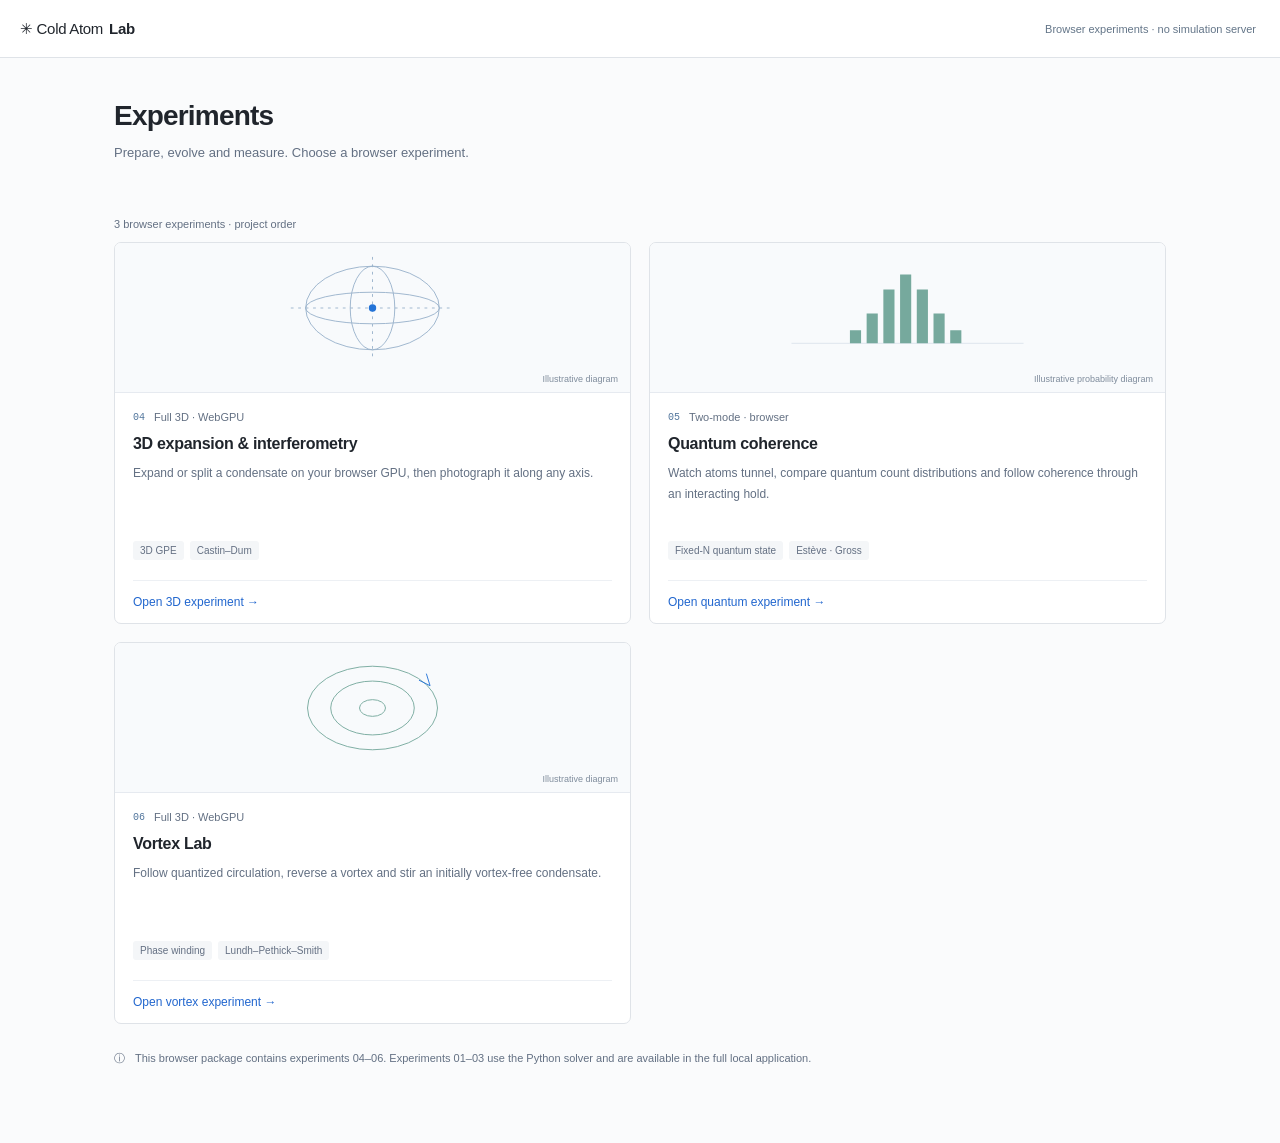
<file: coldatomlab/web/browser-home.html>
<!doctype html>
<html lang="en">
  <head>
    <meta charset="utf-8"><meta name="viewport" content="width=device-width,initial-scale=1">
    <title>Experiments · Cold Atom Lab</title>
    <link rel="stylesheet" href="style.css"><link rel="stylesheet" href="dashboard.css">
    <script src="quantum-host.js" defer></script><script src="vortex-host.js" defer></script>
    <style>
      .weblab.browser-home main {margin:58px auto 0;max-width:1100px;padding:40px 24px}
      .browser-home .app-header {justify-content:space-between}
      .browser-home .app-header small {color:#637588;font-size:11px}
      .browser-home .experiment-cards {grid-template-columns:repeat(2,minmax(0,1fr))}
      .browser-home .experiment-card {display:block}
      .browser-home .card-diagram {display:block;height:150px;border-right:0;border-bottom:1px solid #e6eaf0}
      .browser-home .library-note {margin-top:24px}
      .browser-home .open-experiment-link {display:block;padding:14px 0;border-top:1px solid #edf0f4;font-size:12px;text-decoration:none}
      @media(max-width:650px){.weblab.browser-home main{padding:28px 16px}.browser-home .experiment-cards{grid-template-columns:1fr}.browser-home .app-header small{display:none}}
    </style>
  </head>
  <body class="weblab browser-home">
    <header class="app-header"><a class="wordmark" href="./#experiments" aria-label="Cold Atom Lab home">✳ Cold Atom <b>Lab</b></a><small>Browser experiments · no simulation server</small></header>
    <main id="experiments">
      <div class="library-heading"><div><h1>Experiments</h1><p>Prepare, evolve and measure. Choose a browser experiment.</p></div></div>
      <p class="library-count">3 browser experiments · project order</p>
      <div class="experiment-cards">
        <article class="experiment-card">
          <div class="card-diagram" aria-hidden="true"><svg viewBox="0 0 320 140"><g fill="none" stroke="#9ab3cc"><ellipse cx="160" cy="70" rx="72" ry="45"/><ellipse cx="160" cy="70" rx="72" ry="17"/><ellipse cx="160" cy="70" rx="24" ry="45"/><path d="M160 15v110M72 70h176" stroke-dasharray="3 5"/></g><circle cx="160" cy="70" r="4" fill="#2373d7"/></svg><span>Illustrative diagram</span></div>
          <div class="card-copy"><div class="card-category">04 <span>Full 3D · WebGPU</span></div><h2>3D expansion &amp; interferometry</h2><p>Expand or split a condensate on your browser GPU, then photograph it along any axis.</p><div class="card-tags"><span>3D GPE</span><span>Castin–Dum</span></div><a class="open-experiment-link" href="gpu.html">Open 3D experiment →</a></div>
        </article>
        <article class="experiment-card">
          <div class="card-diagram" aria-hidden="true"><svg viewBox="0 0 320 140"><path d="M35 108h250" stroke="#dce4ed"/><g fill="#76a99d"><path d="M98 108V94h12v14zM116 108V76h12v32zM134 108V50h12v58zM152 108V34h12v74zM170 108V50h12v58zM188 108V76h12v32zM206 108V94h12v14z"/></g></svg><span>Illustrative probability diagram</span></div>
          <div class="card-copy"><div class="card-category">05 <span>Two-mode · browser</span></div><h2>Quantum coherence</h2><p>Watch atoms tunnel, compare quantum count distributions and follow coherence through an interacting hold.</p><div class="card-tags"><span>Fixed-N quantum state</span><span>Estève · Gross</span></div><a class="open-experiment-link" href="#quantum">Open quantum experiment →</a></div>
        </article><article class="experiment-card" data-search="vortex vortices stirring phase winding circulation 3d webgpu madison">
<div class="card-diagram" aria-hidden="true"><svg viewBox="0 0 320 140"><g fill="none" stroke="#76a99d"><ellipse cx="160" cy="70" rx="70" ry="45"/><ellipse cx="160" cy="70" rx="45" ry="29"/><ellipse cx="160" cy="70" rx="14" ry="9"/><path d="M210 40l12 6-4-13" stroke="#2373d7"/></g></svg><span>Illustrative diagram</span></div>
<div class="card-copy"><div class="card-category">06 <span>Full 3D · WebGPU</span></div><h2>Vortex Lab</h2><p>Follow quantized circulation, reverse a vortex and stir an initially vortex-free condensate.</p><div class="card-tags"><span>Phase winding</span><span>Lundh–Pethick–Smith</span></div><a class="open-experiment-link" href="#vortex">Open vortex experiment →</a></div></article>
      </div>
      <div class="library-note"><span aria-hidden="true">ⓘ</span><p>This browser package contains experiments 04–06. Experiments 01–03 use the Python solver and are available in the full local application.</p></div>
    </main>
    <main id="vortex-page" aria-label="Vortex Lab" hidden><iframe id="vortex-frame" title="Vortex Lab experiment" style="width:100%;min-height:900px;border:0;display:block"></iframe></main>
<main id="quantum-page" aria-label="Quantum coherence" hidden>
      <iframe id="quantum-frame" title="Quantum coherence experiment" style="width:100%;min-height:900px;border:0;display:block"></iframe>
    </main>
  </body>
</html>
</file>
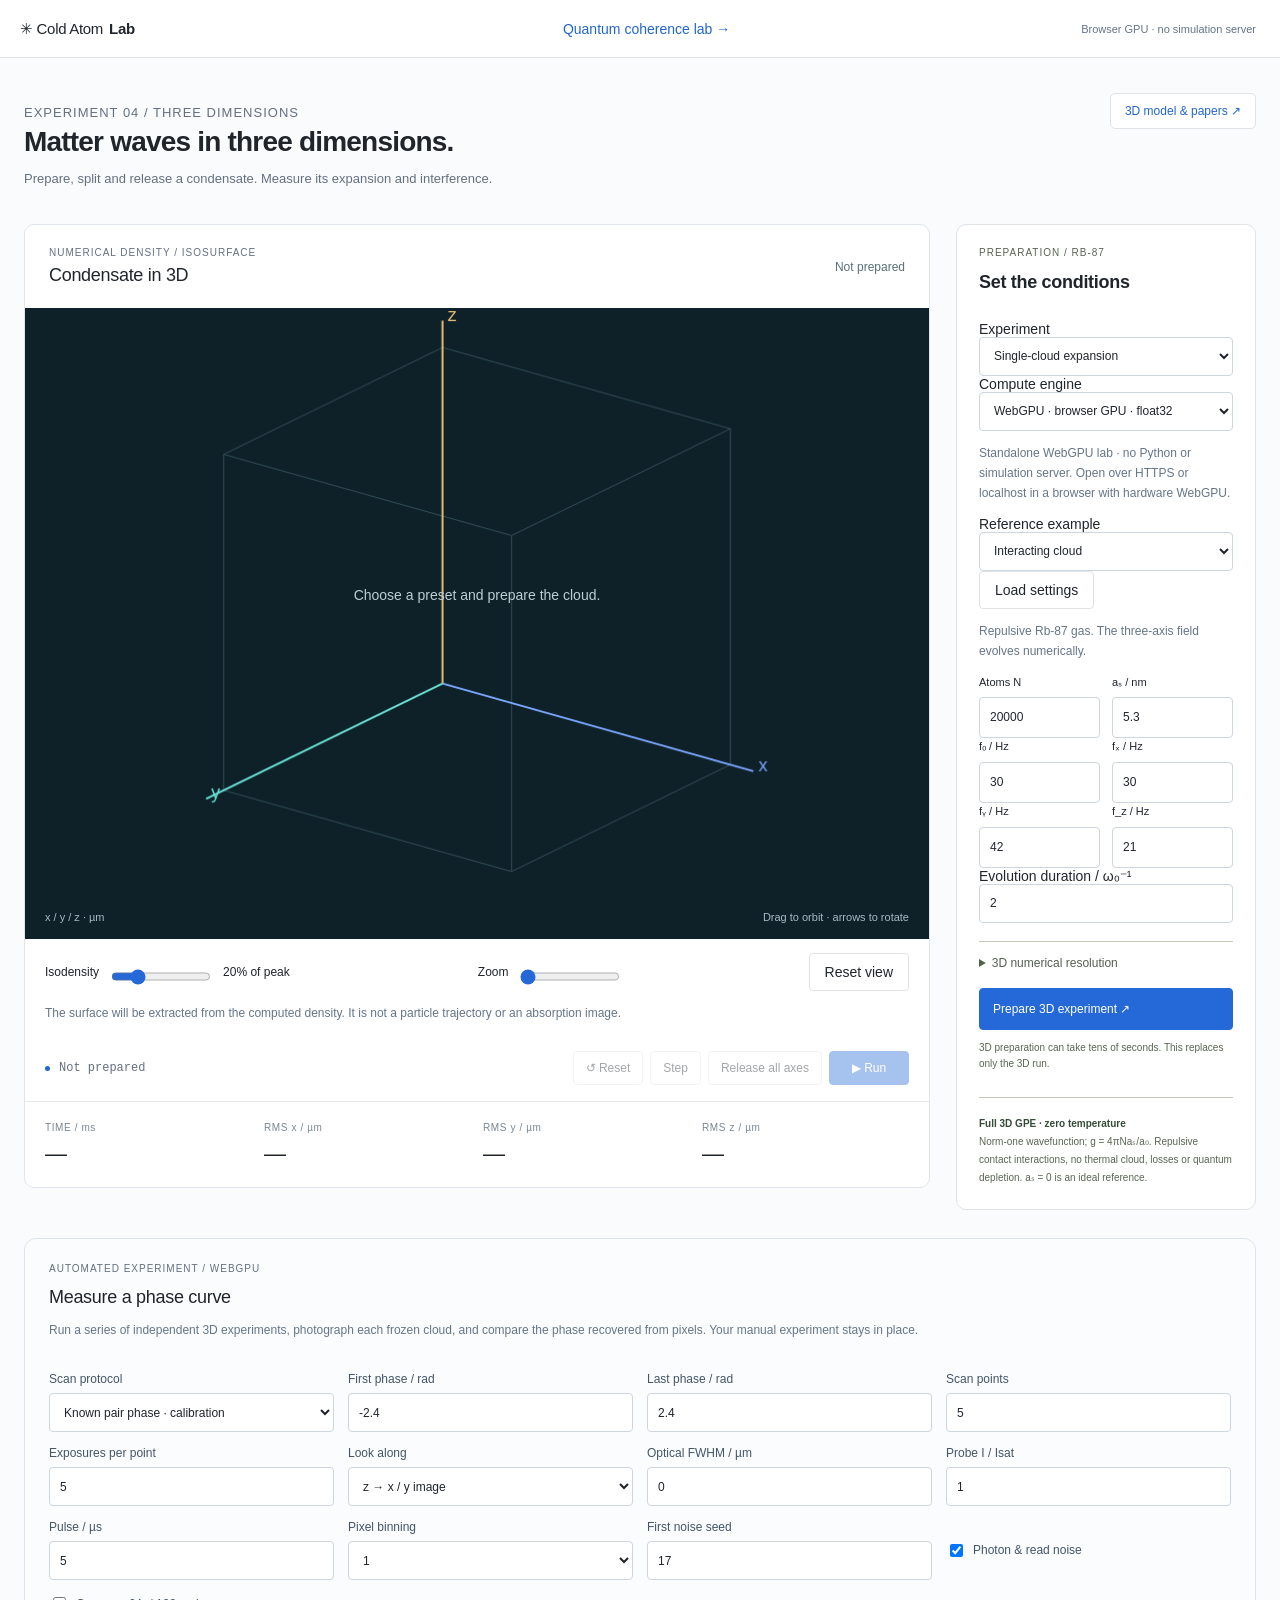
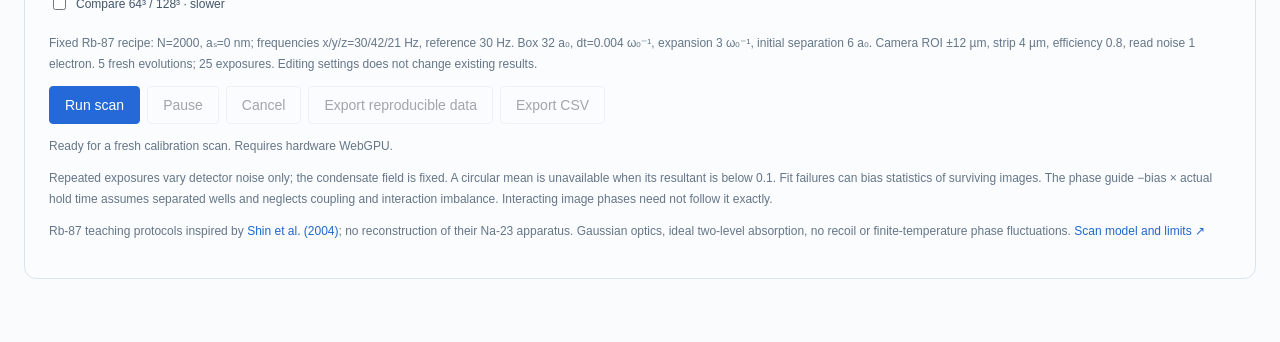
<file: coldatomlab/web/gpu.html>
<!doctype html>
<html lang="en">
  <head>
    <meta charset="utf-8" />
    <meta name="viewport" content="width=device-width,initial-scale=1" />
    <title>WebGPU 3D Lab · Cold Atom Lab</title>
    <link rel="stylesheet" href="style.css" />
    <link rel="stylesheet" href="dashboard.css" />
    <link rel="stylesheet" href="lab3d.css" />
    <script src="surface3d.js" defer></script>
    <script src="interferometry3d.js" defer></script>
    <script src="gpu3d.js" defer></script>
    <script src="camera3d.js" defer></script>
    <script src="camera3d-ui.js" defer></script>
    <script src="scan3d.js" defer></script>
    <script src="scan3d-ui.js" defer></script>
    <script src="lab3d.js" defer></script>
    <script src="gpu-page.js" defer></script>
    <style>
      .weblab.gpu-standalone main {
        margin: 58px auto 0;
        max-width: 1450px;
        padding: 35px 24px;
      }
      .gpu-standalone .app-header {
        justify-content: space-between;
      }
      .gpu-standalone .app-header small {
        font-size: 11px;
        color: #637588;
      }
      @media (max-width: 600px) {
        .weblab.gpu-standalone main {
          padding: 25px 14px;
        }
        .gpu-standalone .app-header small {
          display: none;
        }
      }
    </style>
  </head>
  <body class="weblab gpu-standalone">
    <header class="app-header">
      <a class="wordmark" href="./#experiments" aria-label="Cold Atom Lab home">✳ Cold Atom <b>Lab</b></a
      ><a href="./#quantum">Quantum coherence lab →</a><small>Browser GPU · no simulation server</small>
    </header>
    <main>
      <section id="lab3d-page" aria-labelledby="lab3d-title">
        <div class="library-heading">
          <div>
            <p class="eyebrow">EXPERIMENT 04 / THREE DIMENSIONS</p>
            <h1 id="lab3d-title">Matter waves in three dimensions.</h1>
            <p>
              Prepare, split and release a condensate. Measure its expansion and
              interference.
            </p>
          </div>
          <a
            class="button-link"
            href="model3d.html"
            target="_blank"
            rel="noopener"
            >3D model & papers ↗</a
          >
        </div>
        <div class="three-layout">
          <section class="three-observation" aria-label="3D observation">
            <div class="panel-heading">
              <div>
                <span class="eyebrow">NUMERICAL DENSITY / ISOSURFACE</span>
                <h2>Condensate in 3D</h2>
              </div>
              <span id="three-trap">Not prepared</span>
            </div>
            <div class="three-scene">
              <canvas
                id="three-surface"
                width="900"
                height="600"
                tabindex="0"
                role="img"
                aria-label="Rotatable three-dimensional condensate density isosurface. Drag or use arrow keys to rotate."
              ></canvas>
              <p id="three-surface-empty">
                Choose a preset and prepare the cloud.
              </p>
              <div class="three-scene-label">
                <span id="three-scene-units">x / y / z · µm</span
                ><span>Drag to orbit · arrows to rotate</span>
              </div>
            </div>
            <div class="three-view-controls">
              <label
                >Isodensity
                <input
                  id="three-iso"
                  type="range"
                  min="5"
                  max="70"
                  value="20"
                  step="5"
                /><output id="three-iso-value">20% of peak</output></label
              ><label
                >Zoom
                <input
                  id="three-zoom"
                  type="range"
                  min="1"
                  max="5"
                  value="1"
                  step="0.25"
                  aria-label="3D view zoom" /></label
              ><button id="three-home">Reset view</button>
            </div>
            <p id="three-render-note" class="three-note">
              The surface will be extracted from the computed density. It is not
              a particle trajectory or an absorption image.
            </p>
            <div class="transport">
              <span
                class="status"
                id="three-status"
                role="status"
                aria-live="polite"
                >Not prepared</span
              >
              <div class="transport-buttons">
                <button id="three-reset" disabled>↺ Reset</button
                ><button id="three-step" disabled>Step</button
                ><button id="three-release" disabled>Release all axes</button
                ><button id="three-run" class="primary" disabled>▶ Run</button>
              </div>
            </div>
            <div class="three-metrics">
              <div>
                <span>TIME / ms</span><strong id="three-time">—</strong>
              </div>
              <div>
                <span>RMS x / µm</span><strong id="three-width-x">—</strong>
              </div>
              <div>
                <span>RMS y / µm</span><strong id="three-width-y">—</strong>
              </div>
              <div>
                <span>RMS z / µm</span><strong id="three-width-z">—</strong>
              </div>
            </div>
            <p id="three-warning" class="warning" role="alert" hidden></p>
          </section>
          <aside
            class="controls three-controls"
            aria-label="3D experiment controls"
          >
            <p class="eyebrow">PREPARATION / RB-87</p>
            <h2>Set the conditions</h2>
            <form id="three-form">
              <fieldset id="three-parameters">
                <label
                  >Experiment<select id="three-experiment">
                    <option value="single">Single-cloud expansion</option>
                    <option value="pair">
                      Coherent Gaussian pair · analytic check
                    </option>
                    <option value="sequence">Split / hold / release</option>
                  </select></label
                >

                <label
                  >Compute engine<select id="three-engine">
                    <option value="webgpu">
                      WebGPU · browser GPU · float32
                    </option>
                    <option value="cpu">CPU reference · float64</option>
                  </select></label
                >
                <p id="three-engine-note" class="three-note">
                  GPU preparation and evolution run in this browser. Requires
                  hardware WebGPU in a secure context.
                </p>
                <label
                  >Reference example<select id="three-preset">
                    <option value="interacting">Interacting cloud</option>
                    <option value="gaussian">
                      Noninteracting analytic check
                    </option>
                    <option value="tf">Thomas–Fermi expansion</option>
                    <option value="pair">Coherent pair · in phase</option>
                    <option value="camera">
                      Camera-friendly pair · 2,000 atoms
                    </option>
                    <option value="opposite">Coherent pair · π phase</option>
                    <option value="sequence">3D split / hold / release</option>
                    <option value="reverse">3D sequence · reversed bias</option>
                  </select></label
                ><button type="button" id="three-load">Load settings</button>
                <p class="three-note" id="three-preset-note">
                  Repulsive Rb-87 gas. The three-axis field evolves numerically.
                </p>
                <details class="numerics" open>
                  <summary>Interferometer settings</summary>
                  <p class="three-note">
                    Lengths in a₀; times in ω₀⁻¹; potentials in ℏω₀. Pair
                    settings apply only to the coherent pair. Sequence settings
                    apply only to dynamic splitting.
                  </p>
                  <div class="pair">
                    <label
                      >Pair separation / a₀<input
                        id="three-separation"
                        type="number"
                        value="6"
                        min="2"
                        max="10"
                        step="any"
                        required /></label
                    ><label
                      >Pair phase / rad<input
                        id="three-relative_phase"
                        type="number"
                        value="0"
                        min="-3.141592653589793"
                        max="3.141592653589793"
                        step="any"
                        required
                    /></label>
                  </div>
                  <div class="pair">
                    <label
                      >Barrier height<input
                        id="three-barrier_height"
                        type="number"
                        value="12"
                        min="0"
                        max="40"
                        step="any"
                        required /></label
                    ><label
                      >Barrier width / a₀<input
                        id="three-barrier_width"
                        type="number"
                        value="0.8"
                        min="0.5"
                        max="2"
                        step="any"
                        required
                    /></label>
                  </div>
                  <div class="pair">
                    <label
                      >Split time<input
                        id="three-split_time"
                        type="number"
                        value="3"
                        min="0.1"
                        max="6"
                        step="any"
                        required /></label
                    ><label
                      >Hold time<input
                        id="three-hold_time"
                        type="number"
                        value="0.6"
                        min="0"
                        max="3"
                        step="any"
                        required
                    /></label>
                  </div>
                  <label
                    >Hold bias · right minus left<input
                      id="three-hold_bias"
                      type="number"
                      value="1"
                      min="-5"
                      max="5"
                      step="any"
                      required
                  /></label>
                </details>
                <div class="pair">
                  <label
                    >Atoms N<input
                      id="three-atoms"
                      type="number"
                      value="20000"
                      min="10"
                      max="300000"
                      step="1"
                      required /></label
                  ><label
                    >aₛ / nm<input
                      id="three-scattering_nm"
                      type="number"
                      value="5.3"
                      min="0"
                      max="10"
                      step="any"
                      required
                  /></label>
                </div>
                <div class="pair">
                  <label
                    >f₀ / Hz<input
                      id="three-reference_hz"
                      type="number"
                      value="30"
                      min="10"
                      max="100"
                      step="any"
                      required /></label
                  ><label
                    >fₓ / Hz<input
                      id="three-fx_hz"
                      type="number"
                      value="30"
                      min="5"
                      max="200"
                      step="any"
                      required
                  /></label>
                </div>
                <div class="pair">
                  <label
                    >fᵧ / Hz<input
                      id="three-fy_hz"
                      type="number"
                      value="42"
                      min="5"
                      max="200"
                      step="any"
                      required /></label
                  ><label
                    >f_z / Hz<input
                      id="three-fz_hz"
                      type="number"
                      value="21"
                      min="5"
                      max="200"
                      step="any"
                      required
                  /></label>
                </div>
                <label
                  >Evolution duration / ω₀⁻¹<input
                    id="three-duration"
                    type="number"
                    value="2"
                    min="0.1"
                    max="4"
                    step="any"
                    required
                /></label>
                <details class="numerics">
                  <summary>3D numerical resolution</summary>
                  <div class="pair">
                    <label
                      >Grid<select id="three-n">
                        <option>32</option>
                        <option>48</option>
                        <option selected>64</option>
                        <option>96</option>
                        <option>128</option>
                      </select></label
                    ><label
                      >Box side / a₀<select id="three-length">
                        <option>16</option>
                        <option selected>24</option>
                        <option>32</option>
                        <option>48</option>
                        <option>64</option>
                      </select></label
                    >
                  </div>
                  <div class="pair">
                    <label
                      >Time step<input
                        id="three-dt"
                        type="number"
                        value="0.004"
                        min="0.0005"
                        max="0.01"
                        step="any"
                        required /></label
                    ><label
                      >Preparation step<input
                        id="three-preparation_dt"
                        type="number"
                        value="0.002"
                        min="0.0005"
                        max="0.004"
                        step="any"
                        required
                    /></label>
                  </div>
                </details>
              </fieldset>
              <button id="three-prepare" class="prepare" type="submit">
                Prepare 3D experiment ↗
              </button>
              <p class="prepare-note" id="three-prepare-note">
                3D preparation can take tens of seconds. This replaces only the
                3D run.
              </p>
              <p id="three-error" class="error" role="alert" hidden></p>
            </form>
            <div class="model-note">
              <p>
                <b>Full 3D GPE · zero temperature</b><br />Norm-one
                wavefunction; g = 4πNaₛ/a₀. Repulsive contact interactions, no
                thermal cloud, losses or quantum depletion. aₛ = 0 is an ideal
                reference.
              </p>
            </div>
          </aside>
        </div>
        <div id="three-results" hidden>
          <section
            id="three-interferometer"
            class="three-interferometer"
            hidden
          >
            <p class="eyebrow">COHERENT MATTER WAVES / 3D</p>
            <h2>Split, evolve, read the phase</h2>
            <p id="three-timeline" class="three-timeline" role="status"></p>
            <p id="three-interference-values" class="three-note"></p>
            <div class="transport-buttons">
              <button id="three-pin" type="button">Pin this run</button
              ><button id="three-clear-pin" type="button" disabled>
                Clear reference</button
              ><button id="three-export-pair" type="button" disabled>
                Export comparison
              </button>
            </div>
            <p id="three-pin-note" class="three-note">
              Pin a paused run to compare the next experiment on shared physical
              axes.
            </p>
            <div class="three-interference-plots">
              <figure>
                <figcaption>Axial line density · current / pinned</figcaption>
                <canvas
                  id="three-line-profile"
                  width="720"
                  height="260"
                ></canvas>
              </figure>
              <figure>
                <figcaption>Applied potential · y = z = 0</figcaption>
                <canvas
                  id="three-potential-profile"
                  width="720"
                  height="260"
                ></canvas>
              </figure>
            </div>
            <p id="three-fringe-note" class="three-note"></p>
            <p class="three-note">
              Phase is a mirror-weighted wavefunction diagnostic, not an
              absorption-image phase fit. It is masked when coherence or
              population is insufficient. Driven energy need not be conserved.
              Inspired by
              <a
                href="https://arxiv.org/abs/cond-mat/0306305"
                target="_blank"
                rel="noreferrer"
                >Shin et al. (2004)</a
              >; teaching parameters, no apparatus reconstruction, thermal noise
              or independent-condensate phase statistics.
            </p>
          </section>
          <div class="three-section-heading">
            <div>
              <p class="eyebrow">LOOK INSIDE / PROJECT THROUGH</p>
              <h2>Three views of the same state</h2>
            </div>
            <div class="view-switch" aria-label="3D image type">
              <button id="three-slices" class="selected" aria-pressed="true">
                Central slices</button
              ><button id="three-columns" aria-pressed="false">
                Column density
              </button>
            </div>
          </div>
          <p id="three-image-note" class="three-note"></p>
          <div class="three-image-grid">
            <figure>
              <figcaption id="three-xy-label">XY · z = 0</figcaption>
              <canvas
                id="three-xy"
                width="360"
                height="360"
                role="img"
                aria-label="XY numerical density view"
              ></canvas>
            </figure>
            <figure>
              <figcaption id="three-xz-label">XZ · y = 0</figcaption>
              <canvas
                id="three-xz"
                width="360"
                height="360"
                role="img"
                aria-label="XZ numerical density view"
              ></canvas>
            </figure>
            <figure>
              <figcaption id="three-yz-label">YZ · x = 0</figcaption>
              <canvas
                id="three-yz"
                width="360"
                height="360"
                role="img"
                aria-label="YZ numerical density view"
              ></canvas>
            </figure>
          </div>
          <div class="three-section-heading">
            <div>
              <p class="eyebrow">MEASURE / COMPARE WITH THEORY</p>
              <h2>Widths and shape</h2>
            </div>
            <button id="three-export">Export 3D run ↓</button>
          </div>
          <div class="three-diagnostics">
            <span id="three-norm"></span><span id="three-energy"></span
            ><span id="three-aspect"></span><span id="three-boundary"></span>
          </div>
          <p id="three-theory-note" class="three-note"></p>
          <canvas
            id="three-width-history"
            width="1100"
            height="310"
            role="img"
            aria-label="Three-dimensional RMS widths versus time, with applicable theory curves"
          ></canvas>
          <div class="table-scroll">
            <table class="benchmark-table">
              <thead>
                <tr>
                  <th>Axis</th>
                  <th>Numerical RMS / µm</th>
                  <th id="three-theory-title">Theory RMS / µm</th>
                  <th>Difference</th>
                  <th>Initial-width scaling / µm</th>
                </tr>
              </thead>
              <tbody id="three-theory-table"></tbody>
            </table>
          </div>
          <p class="three-note">
            Blue x · Teal y · Amber z. Solid curves: numerical field. Dashed
            curves: absolute theory for single-cloud modes only. The table also
            shows TF scaling anchored to the prepared numerical widths,
            separately from the absolute TF prediction.
          </p>
          <details class="benchmark-checks">
            <summary>Preparation, numerical limits & performance</summary>
            <p id="three-performance"></p>
            <p id="three-physical"></p>
            <p>
              Periodic FFT boundaries are monitored. A boundary warning stops
              the run at the first step exceeding 0.1% probability in the outer
              band. A conserved norm alone does not establish spatial or time
              accuracy. Refine grid, domain, time step and preparation step for
              quantitative use.
            </p>
            <p>
              <a href="model3d.html" target="_blank" rel="noopener"
                >Conventions, validation cases and Castin–Dum references ↗</a
              >
            </p>
          </details>
        </div>
      </section>
    </main>
  </body>
</html>
</file>
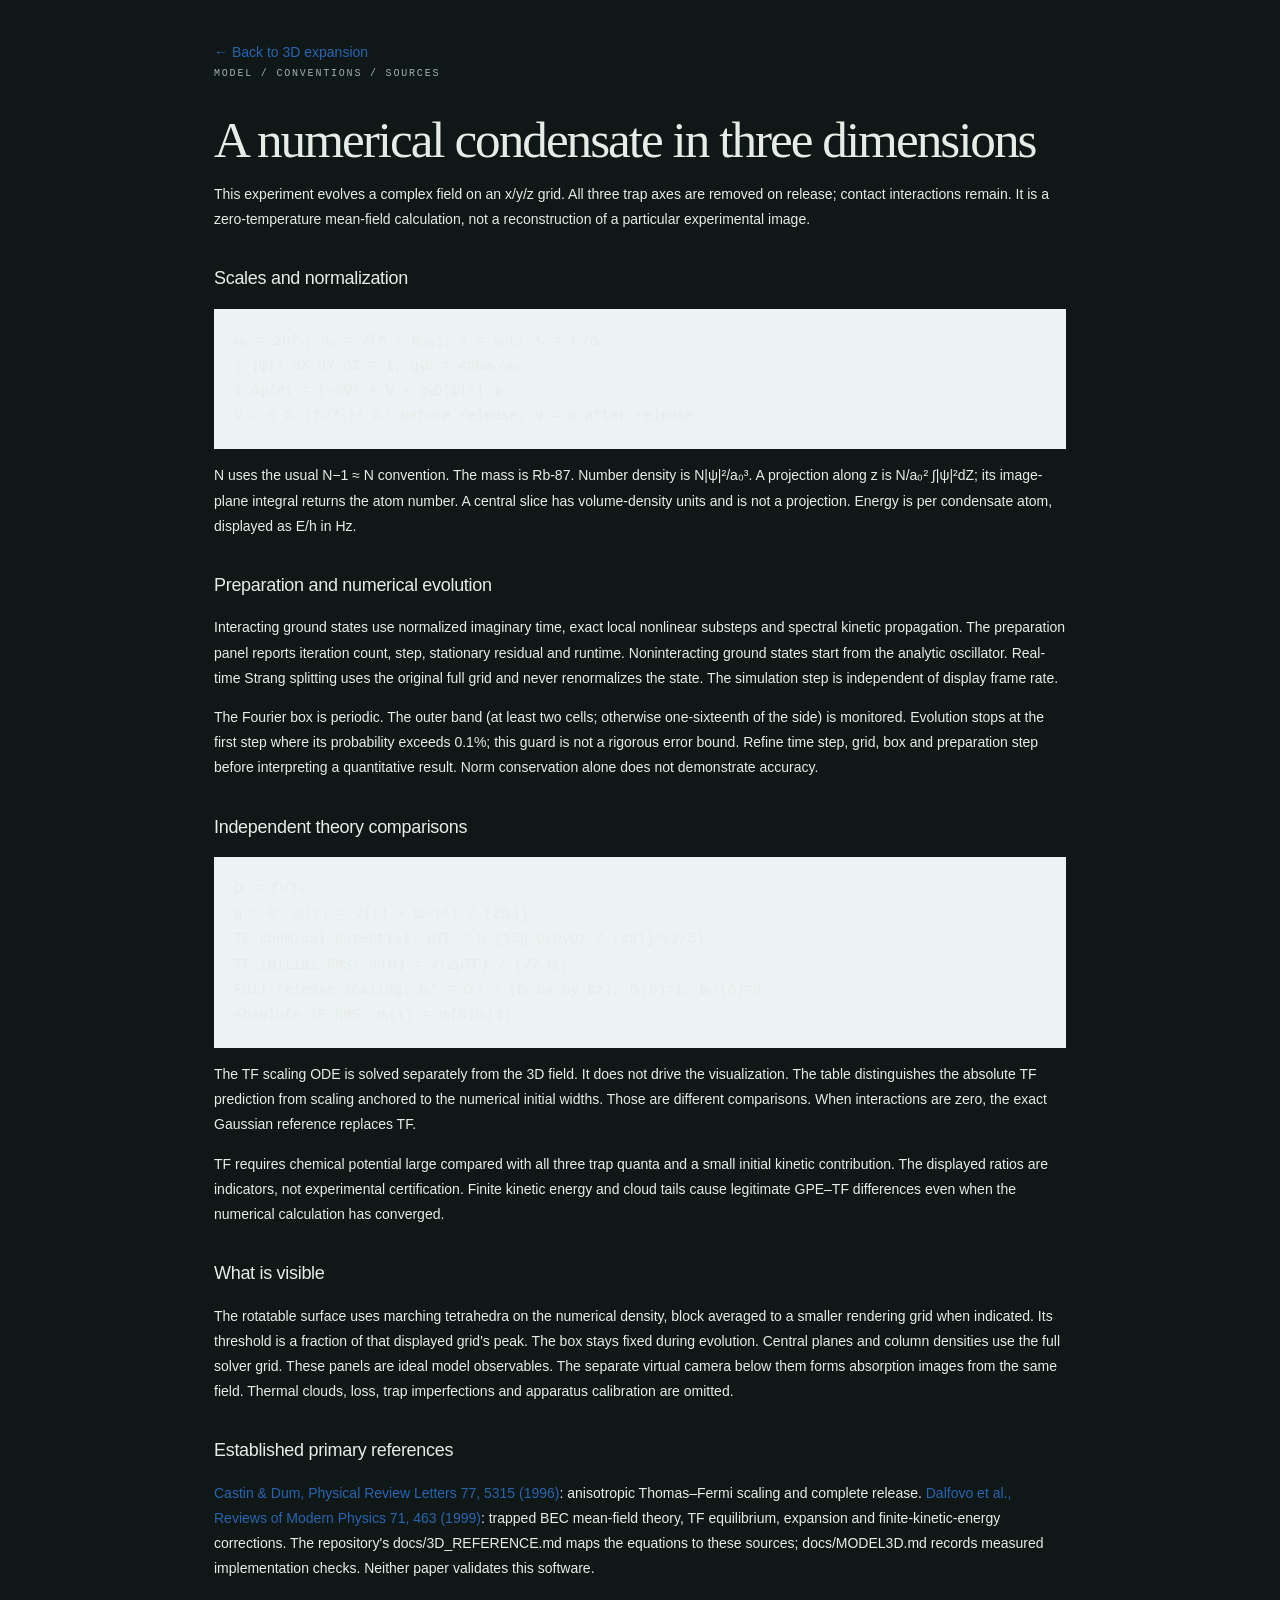
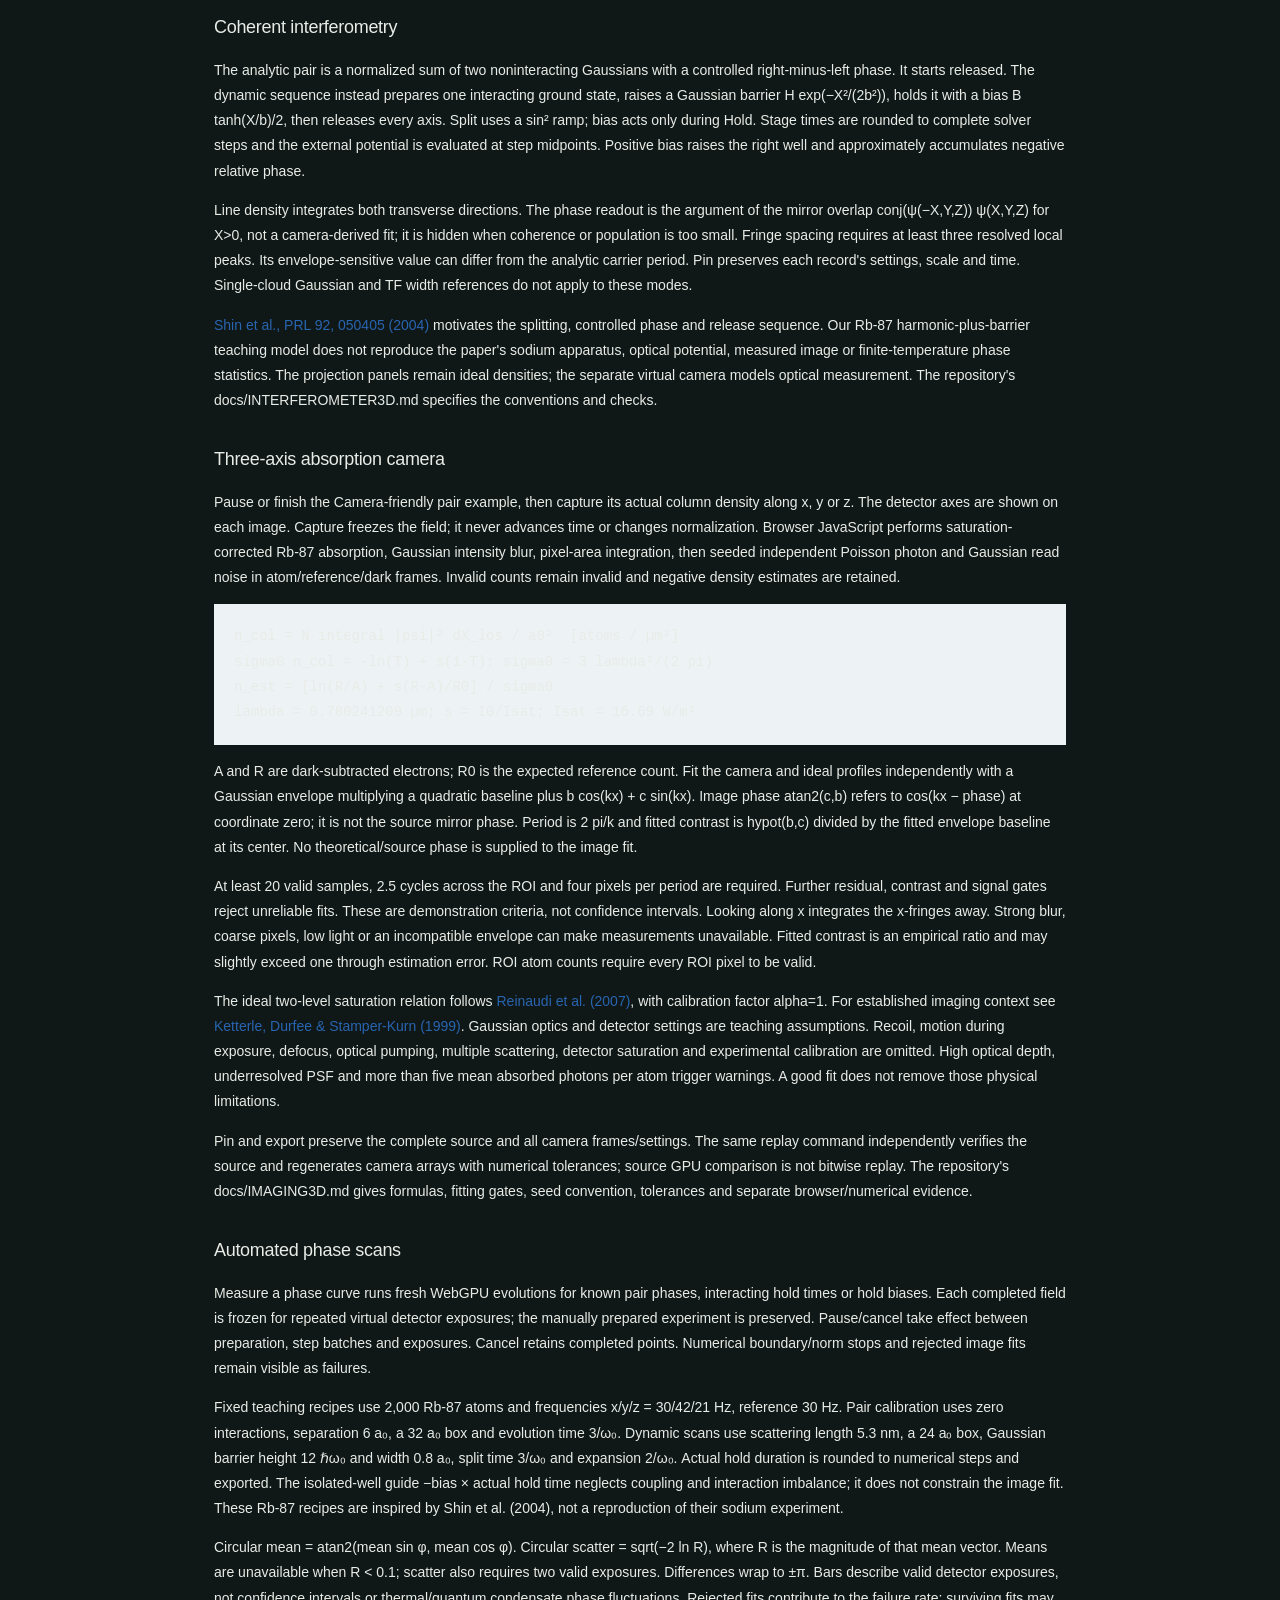
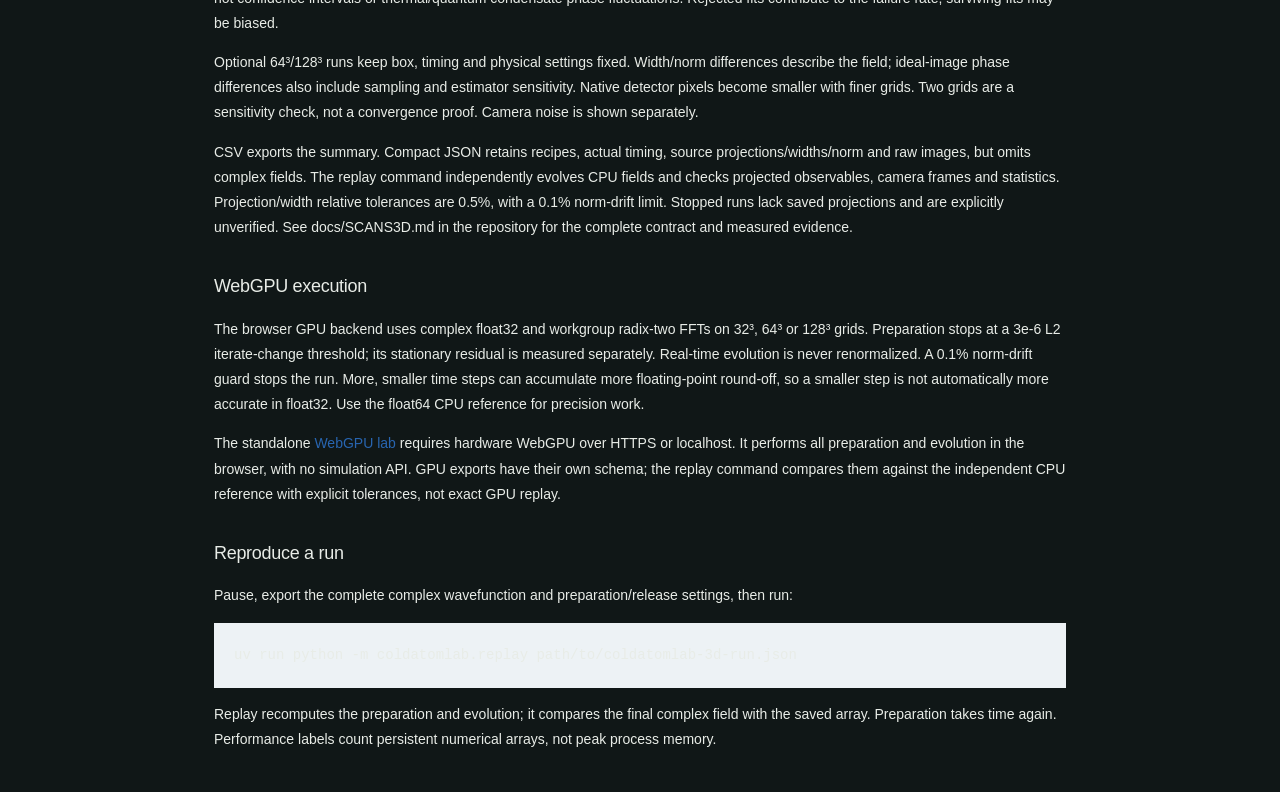
<file: coldatomlab/web/model3d.html>
<!doctype html>
<html lang="en">
  <head>
    <meta charset="utf-8" />
    <meta name="viewport" content="width=device-width,initial-scale=1" />
    <title>3D model · Cold Atom Lab</title>
    <link rel="stylesheet" href="style.css" />
    <style>
      body {
        max-width: 900px;
        margin: 40px auto;
        padding: 0 24px;
        line-height: 1.8;
      }
      h1,
      h2 {
        margin-top: 30px;
      }
      pre {
        white-space: pre-wrap;
        background: #edf2f5;
        padding: 20px;
      }
      a {
        color: #2865b0;
      }
      table {
        width: 100%;
        border-collapse: collapse;
      }
      td,
      th {
        padding: 12px;
        text-align: left;
        border-bottom: 1px solid #dae1e8;
      }
    </style>
  </head>
  <body>
    <a href="./#lab3d">← Back to 3D expansion</a>
    <p class="eyebrow">MODEL / CONVENTIONS / SOURCES</p>
    <h1>A numerical condensate in three dimensions</h1>
    <p>
      This experiment evolves a complex field on an x/y/z grid. All three trap
      axes are removed on release; contact interactions remain. It is a
      zero-temperature mean-field calculation, not a reconstruction of a
      particular experimental image.
    </p>
    <h2>Scales and normalization</h2>
    <pre>
ω₀ = 2πf₀; a₀ = √(ℏ / mω₀); τ = ω₀t; Xᵢ = rᵢ/a₀
∫ |ψ|² dX dY dZ = 1; g₃D = 4πNaₛ/a₀
i ∂ψ/∂τ = [−½∇² + V + g₃D|ψ|²] ψ
V = ½ Σᵢ (fᵢ/f₀)² Xᵢ² before release; V = 0 after release</pre>
    <p>
      N uses the usual N−1 ≈ N convention. The mass is Rb-87. Number density is
      N|ψ|²/a₀³. A projection along z is N/a₀² ∫|ψ|²dZ; its image-plane integral
      returns the atom number. A central slice has volume-density units and is
      not a projection. Energy is per condensate atom, displayed as E/h in Hz.
    </p>
    <h2>Preparation and numerical evolution</h2>
    <p>
      Interacting ground states use normalized imaginary time, exact local
      nonlinear substeps and spectral kinetic propagation. The preparation panel
      reports iteration count, step, stationary residual and runtime.
      Noninteracting ground states start from the analytic oscillator. Real-time
      Strang splitting uses the original full grid and never renormalizes the
      state. The simulation step is independent of display frame rate.
    </p>
    <p>
      The Fourier box is periodic. The outer band (at least two cells; otherwise
      one-sixteenth of the side) is monitored. Evolution stops at the first step
      where its probability exceeds 0.1%; this guard is not a rigorous error
      bound. Refine time step, grid, box and preparation step before
      interpreting a quantitative result. Norm conservation alone does not
      demonstrate accuracy.
    </p>
    <h2>Independent theory comparisons</h2>
    <pre>
Ωᵢ = fᵢ/f₀
g = 0: σᵢ(τ) = √[(1 + Ωᵢ²τ²) / (2Ωᵢ)]
TF chemical potential: μTF = ½ [15g ΩxΩyΩz / (4π)]^(2/5)
TF initial RMS: σᵢ(0) = √(2μTF) / (√7 Ωᵢ)
Full-release scaling: bᵢ″ = Ωᵢ² / (bᵢ bx by bz), bᵢ(0)=1, bᵢ′(0)=0
Absolute TF RMS: σᵢ(τ) = σᵢ(0)bᵢ(τ)</pre>
    <p>
      The TF scaling ODE is solved separately from the 3D field. It does not
      drive the visualization. The table distinguishes the absolute TF
      prediction from scaling anchored to the numerical initial widths. Those
      are different comparisons. When interactions are zero, the exact Gaussian
      reference replaces TF.
    </p>
    <p>
      TF requires chemical potential large compared with all three trap quanta
      and a small initial kinetic contribution. The displayed ratios are
      indicators, not experimental certification. Finite kinetic energy and
      cloud tails cause legitimate GPE–TF differences even when the numerical
      calculation has converged.
    </p>
    <h2>What is visible</h2>
    <p>
      The rotatable surface uses marching tetrahedra on the numerical density,
      block averaged to a smaller rendering grid when indicated. Its threshold
      is a fraction of that displayed grid's peak. The box stays fixed during
      evolution. Central planes and column densities use the full solver grid.
      These panels are ideal model observables. The separate virtual camera
      below them forms absorption images from the same field. Thermal clouds,
      loss, trap imperfections and apparatus calibration are omitted.
    </p>
    <h2>Established primary references</h2>
    <p>
      <a href="https://doi.org/10.1103/PhysRevLett.77.5315"
        >Castin &amp; Dum, Physical Review Letters 77, 5315 (1996)</a
      >: anisotropic Thomas–Fermi scaling and complete release.
      <a href="https://doi.org/10.1103/RevModPhys.71.463"
        >Dalfovo et al., Reviews of Modern Physics 71, 463 (1999)</a
      >: trapped BEC mean-field theory, TF equilibrium, expansion and
      finite-kinetic-energy corrections. The repository's docs/3D_REFERENCE.md
      maps the equations to these sources; docs/MODEL3D.md records measured
      implementation checks. Neither paper validates this software.
    </p>
    <h2>Coherent interferometry</h2>
    <p>
      The analytic pair is a normalized sum of two noninteracting Gaussians with
      a controlled right-minus-left phase. It starts released. The dynamic
      sequence instead prepares one interacting ground state, raises a Gaussian
      barrier H exp(−X²/(2b²)), holds it with a bias B tanh(X/b)/2, then
      releases every axis. Split uses a sin² ramp; bias acts only during Hold.
      Stage times are rounded to complete solver steps and the external
      potential is evaluated at step midpoints. Positive bias raises the right
      well and approximately accumulates negative relative phase.
    </p>
    <p>
      Line density integrates both transverse directions. The phase readout is
      the argument of the mirror overlap conj(ψ(−X,Y,Z)) ψ(X,Y,Z) for X&gt;0,
      not a camera-derived fit; it is hidden when coherence or population is too
      small. Fringe spacing requires at least three resolved local peaks. Its
      envelope-sensitive value can differ from the analytic carrier period. Pin
      preserves each record's settings, scale and time. Single-cloud Gaussian
      and TF width references do not apply to these modes.
    </p>
    <p>
      <a href="https://arxiv.org/abs/cond-mat/0306305"
        >Shin et al., PRL 92, 050405 (2004)</a
      >
      motivates the splitting, controlled phase and release sequence. Our Rb-87
      harmonic-plus-barrier teaching model does not reproduce the paper's sodium
      apparatus, optical potential, measured image or finite-temperature phase
      statistics. The projection panels remain ideal densities; the separate
      virtual camera models optical measurement. The repository's
      docs/INTERFEROMETER3D.md specifies the conventions and checks.
    </p>
    <h2>Three-axis absorption camera</h2>
    <p>
      Pause or finish the Camera-friendly pair example, then capture its actual
      column density along x, y or z. The detector axes are shown on each image.
      Capture freezes the field; it never advances time or changes
      normalization. Browser JavaScript performs saturation-corrected Rb-87
      absorption, Gaussian intensity blur, pixel-area integration, then seeded
      independent Poisson photon and Gaussian read noise in atom/reference/dark
      frames. Invalid counts remain invalid and negative density estimates are
      retained.
    </p>
    <pre>
n_col = N integral |psi|² dX_los / a0²  [atoms / µm²]
sigma0 n_col = -ln(T) + s(1-T); sigma0 = 3 lambda²/(2 pi)
n_est = [ln(R/A) + s(R-A)/R0] / sigma0
lambda = 0.780241209 µm; s = I0/Isat; Isat = 16.69 W/m²</pre>
    <p>
      A and R are dark-subtracted electrons; R0 is the expected reference count.
      Fit the camera and ideal profiles independently with a Gaussian envelope
      multiplying a quadratic baseline plus b cos(kx) + c sin(kx). Image phase
      atan2(c,b) refers to cos(kx − phase) at coordinate zero; it is not the
      source mirror phase. Period is 2 pi/k and fitted contrast is hypot(b,c)
      divided by the fitted envelope baseline at its center. No
      theoretical/source phase is supplied to the image fit.
    </p>
    <p>
      At least 20 valid samples, 2.5 cycles across the ROI and four pixels per
      period are required. Further residual, contrast and signal gates reject
      unreliable fits. These are demonstration criteria, not confidence
      intervals. Looking along x integrates the x-fringes away. Strong blur,
      coarse pixels, low light or an incompatible envelope can make measurements
      unavailable. Fitted contrast is an empirical ratio and may slightly exceed
      one through estimation error. ROI atom counts require every ROI pixel to
      be valid.
    </p>
    <p>
      The ideal two-level saturation relation follows
      <a href="https://arxiv.org/abs/0707.2930">Reinaudi et al. (2007)</a>, with
      calibration factor alpha=1. For established imaging context see
      <a href="https://arxiv.org/abs/cond-mat/9904034"
        >Ketterle, Durfee &amp; Stamper-Kurn (1999)</a
      >. Gaussian optics and detector settings are teaching assumptions. Recoil,
      motion during exposure, defocus, optical pumping, multiple scattering,
      detector saturation and experimental calibration are omitted. High optical
      depth, underresolved PSF and more than five mean absorbed photons per atom
      trigger warnings. A good fit does not remove those physical limitations.
    </p>
    <p>
      Pin and export preserve the complete source and all camera
      frames/settings. The same replay command independently verifies the source
      and regenerates camera arrays with numerical tolerances; source GPU
      comparison is not bitwise replay. The repository's docs/IMAGING3D.md gives
      formulas, fitting gates, seed convention, tolerances and separate
      browser/numerical evidence.
    </p>
    <h2 id="scans">Automated phase scans</h2>
    <p>
      Measure a phase curve runs fresh WebGPU evolutions for known pair phases,
      interacting hold times or hold biases. Each completed field is frozen for
      repeated virtual detector exposures; the manually prepared experiment is
      preserved. Pause/cancel take effect between preparation, step batches and
      exposures. Cancel retains completed points. Numerical boundary/norm stops
      and rejected image fits remain visible as failures.
    </p>
    <p>
      Fixed teaching recipes use 2,000 Rb-87 atoms and frequencies x/y/z =
      30/42/21 Hz, reference 30 Hz. Pair calibration uses zero interactions,
      separation 6 a₀, a 32 a₀ box and evolution time 3/ω₀. Dynamic scans use
      scattering length 5.3 nm, a 24 a₀ box, Gaussian barrier height 12 ℏω₀ and
      width 0.8 a₀, split time 3/ω₀ and expansion 2/ω₀. Actual hold duration is
      rounded to numerical steps and exported. The isolated-well guide −bias ×
      actual hold time neglects coupling and interaction imbalance; it does not
      constrain the image fit. These Rb-87 recipes are inspired by Shin et al.
      (2004), not a reproduction of their sodium experiment.
    </p>
    <p>
      Circular mean = atan2(mean sin φ, mean cos φ). Circular scatter = sqrt(−2
      ln R), where R is the magnitude of that mean vector. Means are unavailable
      when R &lt; 0.1; scatter also requires two valid exposures. Differences
      wrap to ±π. Bars describe valid detector exposures, not confidence
      intervals or thermal/quantum condensate phase fluctuations. Rejected fits
      contribute to the failure rate; surviving fits may be biased.
    </p>
    <p>
      Optional 64³/128³ runs keep box, timing and physical settings fixed.
      Width/norm differences describe the field; ideal-image phase differences
      also include sampling and estimator sensitivity. Native detector pixels
      become smaller with finer grids. Two grids are a sensitivity check, not a
      convergence proof. Camera noise is shown separately.
    </p>
    <p>
      CSV exports the summary. Compact JSON retains recipes, actual timing,
      source projections/widths/norm and raw images, but omits complex fields.
      The replay command independently evolves CPU fields and checks projected
      observables, camera frames and statistics. Projection/width relative
      tolerances are 0.5%, with a 0.1% norm-drift limit. Stopped runs lack saved
      projections and are explicitly unverified. See docs/SCANS3D.md in the
      repository for the complete contract and measured evidence.
    </p>
    <h2>WebGPU execution</h2>
    <p>
      The browser GPU backend uses complex float32 and workgroup radix-two FFTs
      on 32³, 64³ or 128³ grids. Preparation stops at a 3e-6 L2 iterate-change
      threshold; its stationary residual is measured separately. Real-time
      evolution is never renormalized. A 0.1% norm-drift guard stops the run.
      More, smaller time steps can accumulate more floating-point round-off, so
      a smaller step is not automatically more accurate in float32. Use the
      float64 CPU reference for precision work.
    </p>
    <p>
      The standalone <a href="gpu.html">WebGPU lab</a> requires hardware WebGPU
      over HTTPS or localhost. It performs all preparation and evolution in the
      browser, with no simulation API. GPU exports have their own schema; the
      replay command compares them against the independent CPU reference with
      explicit tolerances, not exact GPU replay.
    </p>
    <h2>Reproduce a run</h2>
    <p>
      Pause, export the complete complex wavefunction and preparation/release
      settings, then run:
    </p>
    <pre>
uv run python -m coldatomlab.replay path/to/coldatomlab-3d-run.json</pre>
    <p>
      Replay recomputes the preparation and evolution; it compares the final
      complex field with the saved array. Preparation takes time again.
      Performance labels count persistent numerical arrays, not peak process
      memory.
    </p>
  </body>
</html>
</file>
<file: coldatomlab/web/style.css>
@charset "UTF-8";
:root {
  --bg: #101717;
  --panel: #172020;
  --line: #334140;
  --text: #e8ece7;
  --muted: #a0b0aa;
  --green: #c3e2a0;
  --paper: #e8eade;
  --ink: #20302a;
  --orange: #e3ae76;
  --cyan: #8dbfcb;
}

.sequence-timeline {
  margin: 0 24px 18px;
}
.timeline-heading {
  display: flex;
  justify-content: space-between;
  gap: 10px;
  font:
    11px Consolas,
    monospace;
  color: var(--green);
}
.stages {
  padding: 0;
  margin: 15px 0 8px;
  list-style: none;
  display: grid;
  grid-template-columns: repeat(3, 1fr);
  gap: 8px;
}
.stages li {
  color: var(--muted);
  font-size: 12px;
  padding: 8px 0;
  border-bottom: 2px solid var(--line);
}
.stages li.active {
  color: var(--green);
  border-color: var(--green);
}
.stages small {
  display: block;
  margin-top: 6px;
  font:
    10px Consolas,
    monospace;
}
.sequence-timeline progress {
  width: 100%;
  height: 5px;
  accent-color: var(--green);
  display: block;
}
.sequence-timeline p {
  font:
    10px Consolas,
    monospace;
  color: var(--muted);
  margin: 9px 0 0;
}
.overlay-toggle {
  display: flex;
  align-items: center;
  gap: 8px;
  padding: 12px 22px 0;
  font:
    10px Consolas,
    monospace;
  color: var(--orange);
}
.overlay-toggle input {
  accent-color: var(--orange);
}
#sequence-controls .pair {
  margin-top: 14px;
}
.measurement-actions {
  display: flex;
  flex-wrap: wrap;
  align-items: center;
  gap: 8px;
}
.measurement-actions button {
  font-size: 11px;
}
.readouts {
  display: grid;
  grid-template-columns: repeat(4, 1fr);
  gap: 18px;
  padding: 18px 0;
  border-top: 1px solid var(--line);
}
.readouts span {
  display: block;
  font:
    9px Consolas,
    monospace;
  color: var(--muted);
  margin-bottom: 10px;
}
.readouts strong {
  font:
    18px Consolas,
    monospace;
}
.diagnostic-note {
  color: var(--muted);
  font-size: 11px;
  line-height: 1.7;
  margin: 0 0 22px;
}
.sequence-plots {
  margin-top: 26px;
}
.comparison {
  margin: 20px 0 28px;
  border-left: 2px solid var(--orange);
  padding-left: 18px;
}
.comparison > p {
  font-size: 12px;
  line-height: 1.7;
  color: var(--orange);
}
.table-scroll {
  overflow-x: auto;
}
.comparison table {
  border-collapse: collapse;
  width: 100%;
  font-size: 12px;
  font-variant-numeric: tabular-nums;
}
.comparison td,
.comparison th {
  text-align: right;
  padding: 9px 12px;
  border-bottom: 1px solid var(--line);
}
.comparison td:first-child,
.comparison th:first-child {
  text-align: left;
  padding-left: 0;
}
.comparison th {
  color: var(--muted);
  font-weight: 400;
}
.comparison details {
  margin: 18px 0;
  font-size: 12px;
  color: var(--muted);
}
.comparison pre {
  white-space: pre-wrap;
  overflow-wrap: anywhere;
  line-height: 1.7;
  font-size: 11px;
}
.comparison summary {
  cursor: pointer;
}
@media (max-width: 760px) {
  .readouts {
    grid-template-columns: 1fr 1fr;
  }
  .measurements > .panel-heading {
    align-items: flex-start;
    flex-direction: column;
  }
  .sequence-timeline {
    margin: 0 14px 18px;
  }
  .timeline-heading {
    font-size: 10px;
    flex-wrap: wrap;
  }
  .overlay-toggle {
    padding-left: 14px;
    font-size: 8px;
  }
  .comparison {
    padding-left: 10px;
  }
  .comparison td,
  .comparison th {
    padding: 8px 5px;
    font-size: 10px;
  }
}
* {
  box-sizing: border-box;
}
body {
  margin: 0;
  background: var(--bg);
  color: var(--text);
  font-family: "Segoe UI", sans-serif;
  font-size: 14px;
}
button,
input,
select {
  font: inherit;
}
button,
a,
input,
select,
summary {
  -webkit-tap-highlight-color: transparent;
}
button {
  cursor: pointer;
  border: 1px solid var(--line);
  background: transparent;
  color: inherit;
  padding: 10px 15px;
  border-radius: 4px;
  transition: background 0.15s;
}
button:hover:not(:disabled) {
  background: #ffffff0c;
}
button:disabled {
  opacity: 0.4;
  cursor: default;
}
button:focus-visible,
a:focus-visible,
summary:focus-visible {
  outline: 2px solid var(--green);
  outline-offset: 4px;
}
input:focus-visible,
select:focus-visible {
  outline: 2px solid #51753b;
  outline-offset: 2px;
}
a {
  color: inherit;
  text-decoration: none;
}
header {
  height: 82px;
  border-bottom: 1px solid var(--line);
  display: flex;
  align-items: center;
  justify-content: space-between;
  padding: 0 4.5vw;
}
.wordmark {
  font-size: 16px;
  letter-spacing: 2px;
  display: flex;
  align-items: center;
  gap: 9px;
}
.wordmark b {
  font-weight: 400;
  color: var(--green);
}
.atom-mark {
  font-size: 32px;
  line-height: 1;
  color: var(--green);
  margin-right: 5px;
}
.header-note,
.connection,
.eyebrow,
footer,
.field-meta,
.field-legend,
.metrics > div > span,
.measurement-foot {
  font-family: Consolas, "Courier New", monospace;
  font-size: 11px;
  letter-spacing: 1.2px;
}
.header-note {
  color: var(--muted);
}
.connection {
  color: var(--green);
  letter-spacing: 0;
}
.connection:before {
  content: "";
  display: inline-block;
  width: 6px;
  height: 6px;
  border-radius: 50%;
  background: currentColor;
  margin-right: 9px;
}
main {
  max-width: 1600px;
  margin: auto;
  padding: 0 4.5vw;
}
.intro {
  display: flex;
  align-items: center;
  justify-content: space-between;
  margin: 44px 0 35px;
}
.eyebrow {
  color: var(--muted);
  font-size: 10px;
  margin: 0 0 13px;
  letter-spacing: 1.8px;
}
h1 {
  font-family: Georgia, "Times New Roman", serif;
  font-size: clamp(38px, 4vw, 62px);
  font-weight: 400;
  letter-spacing: -2px;
  margin: 0 0 10px;
  line-height: 1.07;
}
h1 span {
  color: var(--green);
}
.subtitle {
  color: var(--muted);
  margin: 12px 0 0;
  font-size: 14px;
}
.quiet {
  border: none;
  color: var(--muted);
  padding-right: 0;
  font-size: 12px;
}
.workspace {
  display: grid;
  grid-template-columns: minmax(0, 1fr) 310px;
  gap: 24px;
}
.observation {
  min-width: 0;
  border: 1px solid var(--line);
  background: var(--panel);
  border-radius: 6px;
  overflow: hidden;
}
.panel-heading {
  display: flex;
  justify-content: space-between;
  align-items: center;
  gap: 12px;
  padding: 24px 26px 18px;
}
.panel-heading .eyebrow {
  display: block;
  margin-bottom: 7px;
}
h2 {
  font-size: 18px;
  font-weight: 500;
  margin: 0;
  letter-spacing: -0.3px;
}
.view-switch {
  display: flex;
  border: 1px solid var(--line);
  padding: 3px;
  border-radius: 5px;
  gap: 2px;
}
.view-switch button {
  border: none;
  font-size: 12px;
  padding: 7px 13px;
  color: var(--muted);
}
.view-switch .selected {
  background: #33413a;
  color: var(--green);
}
.field-wrap {
  position: relative;
  background: #0c1316;
  margin: 0 14px;
  border: 1px solid #253332;
  border-radius: 4px;
  overflow: hidden;
}
#field {
  display: block;
  width: 100%;
  aspect-ratio: 720/480;
  height: auto;
}
.field-meta {
  position: absolute;
  top: 16px;
  left: 19px;
  right: 19px;
  display: flex;
  justify-content: space-between;
  color: #b2c5bb;
  font-size: 10px;
  pointer-events: none;
}
.field-legend {
  position: absolute;
  bottom: 15px;
  right: 22px;
  width: 150px;
  letter-spacing: 0.2px;
  font-size: 9px;
  color: #c1ccc6;
  pointer-events: none;
}
#colorbar {
  height: 6px;
  margin: 8px 0 5px;
  background: linear-gradient(
    90deg,
    #0c1316,
    #1e5360,
    #78b8a5,
    #e5d489,
    #fff3c4
  );
}
.legend-limits {
  display: flex;
  justify-content: space-between;
  font-size: 10px;
}
.transport {
  display: flex;
  align-items: center;
  justify-content: space-between;
  padding: 17px 22px;
  gap: 10px;
}
.status {
  font-family: Consolas, monospace;
  font-size: 12px;
  color: var(--muted);
}
.status:before {
  content: "";
  display: inline-block;
  border-radius: 50%;
  background: var(--green);
  width: 5px;
  height: 5px;
  margin-right: 9px;
}
.transport-buttons {
  display: flex;
  gap: 7px;
}
.transport button {
  font-size: 12px;
  padding: 9px 12px;
}
.primary {
  background: var(--green);
  border-color: var(--green);
  color: #233222;
  min-width: 80px;
}
.primary:hover:not(:disabled) {
  background: #d4edba;
}
.metrics {
  display: grid;
  grid-template-columns: repeat(4, 1fr);
  border-top: 1px solid var(--line);
  padding: 20px 24px;
  gap: 12px;
}
.metrics > div > span {
  font-size: 9px;
  letter-spacing: 1px;
  color: var(--muted);
  display: block;
  margin-bottom: 9px;
}
.metrics strong {
  font:
    22px Consolas,
    monospace;
  font-weight: 400;
}
.metrics small {
  font-size: 12px;
  color: var(--muted);
}
.controls {
  background: var(--paper);
  color: var(--ink);
  border-radius: 6px;
  padding: 26px 24px;
  align-self: start;
}
.controls > .eyebrow {
  color: #586451;
}
.controls h2 {
  font-family: Georgia, serif;
  font-size: 24px;
  line-height: 1.2;
  margin: 2px 0 26px;
}
fieldset {
  border: 0;
  padding: 0;
  margin: 0;
  min-width: 0;
}
.field-label {
  display: block;
  font-size: 12px;
  font-weight: 600;
  margin: 16px 0 8px;
}
select,
input[type="number"] {
  width: 100%;
  border: 1px solid #b2bbaa;
  border-radius: 4px;
  background: #f6f7ef;
  color: var(--ink);
  padding: 10px;
  font-size: 12px;
  min-height: 39px;
}
select {
  padding-right: 20px;
}
.experiment-note {
  font-size: 12px;
  line-height: 1.65;
  color: #52604e;
  margin: 12px 0 24px;
}
.range-label {
  display: flex;
  justify-content: space-between;
  font-size: 12px;
  font-weight: 600;
  margin-top: 20px;
}
.range-label output {
  font:
    12px Consolas,
    monospace;
  color: #405438;
}
input[type="range"] {
  width: 100%;
  accent-color: #4b6842;
  height: 23px;
  margin: 10px 0 0;
  cursor: pointer;
}
.hint {
  font-size: 10px;
  line-height: 1.6;
  color: #5c6657;
  margin: 4px 0 18px;
}
.pair {
  display: grid;
  grid-template-columns: 1fr 1fr;
  gap: 12px;
}
.pair label {
  font-size: 11px;
  line-height: 1.6;
}
.pair input,
.pair select {
  margin-top: 6px;
}
.phase-presets {
  display: flex;
  gap: 8px;
  margin: 7px 0 16px;
}
.phase-presets button {
  color: #405438;
  border-color: #b2bbaa;
  font-size: 10px;
  padding: 7px 9px;
  flex: 1;
}
.numerics {
  border-top: 1px solid #c3cab9;
  margin: 22px 0 18px;
  padding-top: 14px;
}
.numerics summary {
  font-size: 12px;
  cursor: pointer;
  color: #52604e;
}
.numerics .pair {
  margin-top: 15px;
}
.prepare {
  width: 100%;
  display: flex;
  justify-content: space-between;
  background: #293e31;
  border-color: #293e31;
  color: #edf2e9;
  font-size: 12px;
  padding: 13px;
}
.prepare:hover:not(:disabled) {
  background: #405a44;
}
.prepare-note {
  font-size: 10px;
  line-height: 1.6;
  color: #596653;
  margin: 10px 0 0;
}
.model-note {
  display: flex;
  gap: 10px;
  border-top: 1px solid #c3cab9;
  margin-top: 25px;
  padding-top: 17px;
  font-size: 10px;
  line-height: 1.8;
  color: #596653;
}
.model-note p {
  margin: 0;
}
.model-note b {
  font-weight: 600;
  color: #344c38;
}
.mini-dot {
  flex: 0 0 6px;
  height: 6px;
  border-radius: 50%;
  background: #66814d;
  margin-top: 5px;
}
.warning,
.error {
  padding: 12px 16px;
  font-size: 12px;
  line-height: 1.6;
  background: #44321f;
  color: #ffe0af;
  margin: 0 14px 14px;
  border-radius: 4px;
}
.error {
  margin: 10px 0 0;
  background: #f1d9ce;
  color: #762e19;
}
.measurements {
  grid-column: 1/-1;
  border-top: 1px solid var(--line);
  padding-top: 5px;
}
.measurements .panel-heading {
  padding: 20px 0;
}
.plots {
  display: grid;
  grid-template-columns: 1fr 1fr;
  gap: 34px;
}
.plots > div {
  min-width: 0;
}
.plot-title {
  display: flex;
  justify-content: space-between;
  color: var(--text);
  font-size: 12px;
  margin-bottom: 12px;
}
.plot-title span {
  font:
    11px Consolas,
    monospace;
  color: var(--muted);
}
.plots canvas {
  width: 100%;
  display: block;
  aspect-ratio: 560/210;
}
.line-key {
  display: inline-block;
  width: 14px;
  height: 2px;
  margin: 0 5px 3px 12px;
  background: var(--green);
}
.line-key.y {
  background: var(--cyan);
}
.measurement-foot {
  display: flex;
  justify-content: space-between;
  font-size: 10px;
  letter-spacing: 0.1px;
  color: var(--muted);
  margin: 12px 0 20px;
}
footer {
  border-top: 1px solid var(--line);
  display: flex;
  justify-content: space-between;
  gap: 15px;
  padding: 25px 0;
  margin-top: 23px;
  color: var(--muted);
  font-size: 10px;
  letter-spacing: 0.5px;
}
.muted {
  color: var(--muted);
}
dialog {
  max-width: 680px;
  width: calc(100% - 32px);
  border: 1px solid #576d5c;
  border-radius: 8px;
  padding: 38px;
  background: #182321;
  color: var(--text);
  max-height: 85vh;
}
dialog::backdrop {
  background: #040b0be0;
}
dialog h2 {
  font:
    32px Georgia,
    serif;
  margin-bottom: 25px;
}
dialog p {
  line-height: 1.75;
  color: #c0cec5;
  font-size: 13px;
}
.dialog-close {
  float: right;
  margin: -20px -20px 10px 10px;
  border: 0;
}
.equation {
  font:
    19px Georgia,
    serif;
  background: #23342c;
  padding: 20px;
  text-align: center;
}
.sr-only {
  position: absolute;
  width: 1px;
  height: 1px;
  padding: 0;
  margin: -1px;
  overflow: hidden;
  clip: rect(0, 0, 0, 0);
  white-space: nowrap;
  border: 0;
}
[hidden] {
  display: none !important;
}
.observation {
  align-self: start;
}
@media (min-width: 1400px) {
  .workspace {
    grid-template-columns: minmax(0, 1fr) 350px;
  }
  .controls {
    padding: 30px;
  }
  .controls h2 {
    margin-bottom: 30px;
  }
}
@media (max-width: 1000px) {
  main {
    padding: 0 24px;
  }
  header {
    padding: 0 24px;
  }
  .workspace {
    grid-template-columns: minmax(0, 1fr) 280px;
    gap: 16px;
  }
  .controls {
    padding: 22px 18px;
  }
  .metrics {
    padding: 18px 14px;
    gap: 6px;
  }
  .metrics strong {
    font-size: 18px;
  }
  .metrics > div > span {
    font-size: 8px;
  }
  .transport {
    padding: 12px;
    flex-wrap: wrap;
  }
  .panel-heading {
    padding: 20px 16px;
  }
  .header-note {
    display: none;
  }
  .field-legend {
    width: 115px;
    font-size: 8px;
  }
  .field-meta {
    font-size: 8px;
  }
}
@media (max-width: 760px) {
  header {
    height: 65px;
  }
  .wordmark {
    font-size: 12px;
    letter-spacing: 1.5px;
  }
  .connection {
    font-size: 10px;
  }
  main {
    padding: 0 16px;
  }
  .intro {
    margin: 30px 0 26px;
    align-items: flex-start;
    gap: 10px;
  }
  .intro > .quiet {
    max-width: 90px;
    line-height: 1.5;
    text-align: right;
  }
  .intro h1 {
    font-size: 38px;
  }
  .intro .eyebrow {
    font-size: 8px;
  }
  .subtitle {
    font-size: 12px;
    line-height: 1.6;
    max-width: 260px;
  }
  .workspace {
    grid-template-columns: 1fr;
  }
  .controls {
    grid-row: 2;
    padding: 25px;
  }
  .measurements {
    grid-row: 3;
  }
  .plots {
    grid-template-columns: 1fr;
    gap: 24px;
  }
  .metrics strong {
    font-size: 17px;
  }
  .metrics small {
    font-size: 10px;
  }
  .metrics {
    grid-template-columns: 1fr 1fr;
    gap: 20px;
  }
  .transport-buttons {
    gap: 5px;
  }
  .transport button {
    padding: 9px 10px;
  }
  .transport {
    gap: 13px;
  }
  .measurement-foot {
    gap: 14px;
    line-height: 1.6;
    align-items: flex-start;
  }
  .measurement-foot span {
    flex: 1;
  }
  .measurement-foot span:last-child {
    text-align: right;
  }
  footer {
    flex-wrap: wrap;
    line-height: 1.8;
  }
  footer > span:nth-child(2) {
    display: none;
  }
  .view-switch button {
    padding: 7px 10px;
  }
  h2 {
    font-size: 16px;
  }
  .field-legend {
    width: 100px;
    bottom: 9px;
    right: 12px;
  }
  .field-meta {
    left: 10px;
    right: 10px;
    top: 12px;
  }
  #field {
    aspect-ratio: 1.25;
  }
  .panel-heading {
    padding: 18px 14px;
  }
  .controls h2 {
    font-size: 25px;
  }
}
@media (prefers-reduced-motion: reduce) {
  * {
    transition: none !important;
  }
}

@media (max-width: 760px) {
  .field-wrap {
    padding-bottom: 38px;
  }
  .wordmark {
    white-space: nowrap;
  }
}
@media (max-width: 380px) {
  header {
    padding: 0 16px;
    gap: 12px;
  }
  .wordmark {
    gap: 5px;
    font-size: 10px;
    letter-spacing: 1px;
  }
  .atom-mark {
    font-size: 25px;
    margin-right: 2px;
  }
  .connection {
    font-size: 8px;
    max-width: 90px;
  }
  .connection:before {
    margin-right: 5px;
  }
  #grid-label {
    display: none;
  }
}

.lab-setup {
  border-bottom: 1px solid #34443c;
  padding-bottom: 18px;
  margin-bottom: 20px;
}
.lab-setup label {
  display: block;
  margin: 10px 0;
}
.lab-setup details {
  margin-top: 16px;
}
.physical-readout {
  margin: 0 24px 22px;
  padding: 18px;
  border: 1px solid #34443c;
  border-left: 3px solid #c3e2a0;
  background: #141f1c;
  font-size: 12px;
  line-height: 1.7;
}
.physical-readout p {
  margin: 8px 0;
  overflow-wrap: anywhere;
}
#regime-status {
  color: #c3e2a0;
}
#regime-status[data-status="marginal"] {
  color: #e3ae76;
}
#regime-status[data-status="outside"] {
  color: #f0a09a;
}
#regime-ratios {
  font:
    11px/1.8 Consolas,
    monospace;
}
a {
  color: #c3e2a0;
}
#potential-status {
  margin: 0 16px 12px;
}
@media (max-width: 760px) {
  .physical-readout {
    margin: 0 14px 18px;
    padding: 12px;
  }
}

.camera-lab {
  margin-top: 28px;
  border: 1px solid #34443c;
  background: #121d1a;
}
.camera-badge {
  color: #e3ae76;
  font:
    10px Consolas,
    monospace;
  letter-spacing: 1px;
}
.camera-intro,
.camera-model-note {
  margin: 14px 24px;
  font-size: 12px;
  line-height: 1.8;
  color: #a9bbb0;
  overflow-wrap: anywhere;
}
#camera-form {
  padding: 0 24px;
}
.camera-inputs {
  display: grid;
  grid-template-columns: repeat(3, minmax(0, 1fr));
  gap: 14px 20px;
}
.camera-inputs label {
  font-size: 12px;
  line-height: 1.6;
  color: #b0c4b7;
}
.camera-inputs input,
.camera-inputs select {
  width: 100%;
  margin-top: 6px;
  background: #0e1715;
  color: #dce8d8;
  border: 1px solid #43584c;
  border-radius: 3px;
  padding: 9px;
}
.camera-detector {
  margin: 15px 0;
}
.camera-detector .camera-inputs {
  margin-top: 12px;
}
.camera-noise {
  display: flex;
  align-items: center;
  gap: 8px;
  margin: 14px 0;
  font-size: 12px;
}
.camera-noise input {
  width: auto;
}
.camera-actions {
  display: flex;
  flex-wrap: wrap;
  gap: 10px;
}
#capture {
  background: #c3e2a0;
  color: #132319;
}
.camera-images {
  display: grid;
  grid-template-columns: 1fr 1fr;
  padding: 0 24px;
  gap: 24px;
}
.camera-images canvas {
  width: 100%;
  aspect-ratio: 1;
  image-rendering: pixelated;
}
.camera-table {
  margin: 18px 24px;
}
#camera-warnings {
  margin: 12px 24px 24px;
  padding-left: 18px;
  color: #e3ae76;
  font-size: 12px;
  line-height: 1.8;
}
.camera-model-note {
  border-top: 1px solid #34443c;
  padding-top: 15px;
}
@media (max-width: 760px) {
  .camera-inputs {
    grid-template-columns: repeat(2, minmax(0, 1fr));
    gap: 12px;
  }
  .camera-images {
    grid-template-columns: 1fr;
    padding: 0 14px;
  }
  #camera-form {
    padding: 0 14px;
  }
  .camera-intro,
  .camera-model-note,
  .camera-table {
    margin-left: 14px;
    margin-right: 14px;
  }
  .camera-badge {
    display: none;
  }
}

.camera-table table {
  width: 100%;
  border-collapse: collapse;
  font:
    12px/1.6 Consolas,
    monospace;
}
.camera-table th,
.camera-table td {
  padding: 12px;
  border-bottom: 1px solid #34443c;
  text-align: right;
  white-space: nowrap;
}
.camera-table th:first-child,
.camera-table td:first-child {
  text-align: left;
}
.camera-table th {
  color: #a9bbb0;
  font-weight: normal;
}
.camera-table td:nth-child(2) {
  color: #c3e2a0;
}
.camera-table td:nth-child(3) {
  color: #8dbfcb;
}
.camera-table td:last-child {
  color: #e3ae76;
}
.camera-lab > #camera-result > .plots {
  padding: 0 24px;
}
.camera-table {
  overflow-x: auto;
}
@media (max-width: 760px) {
  .camera-lab > #camera-result > .plots {
    padding: 0 14px;
  }
}

.camera-jump {
  font:
    11px Consolas,
    monospace;
  padding: 9px 0;
  text-decoration: none;
}
.camera-table-hint {
  display: none;
}
@media (max-width: 760px) {
  .camera-table-hint {
    display: block;
  }
}
</file>
<file: coldatomlab/web/dashboard.css>
/* A quiet, light laboratory shell. Scientific canvases retain their dark scale. */
.weblab {
  --bg: #fafbfc;
  --panel: #fff;
  --line: #dfe3e8;
  --text: #20252c;
  --muted: #637083;
  --green: #2166ce;
  --paper: #fff;
  --ink: #20252c;
  --orange: #916013;
  --cyan: #177687;
  font-family: "Segoe UI", sans-serif;
}
.weblab [hidden] { display: none !important; }
.weblab a { color: #2166ce; }
.weblab .wordmark, .weblab .lab-navigation nav a { color: var(--text); }
.weblab .lab-navigation [aria-current="page"] { color: #185dc0; }
.weblab a.primary { color: #fff; }
.weblab .app-header { height: 58px; position: fixed; inset: 0 0 auto; z-index: 20; padding: 0 24px 0 20px; background: #fff; gap: 24px; }
.weblab .wordmark { width: 192px; flex-shrink: 0; font-size: 15px; letter-spacing: -.3px; gap: 6px; }
.weblab .wordmark b { color: var(--text); font-weight: 600; }
.weblab .atom-mark { color: #2166ce; font-size: 28px; }
.breadcrumb { flex: 1; color: var(--muted); font-size: 12px; }
.breadcrumb span { margin: 0 12px; color: #b2bac6; }
.breadcrumb b { color: var(--text); font-weight: 500; }
.weblab .connection { font: 11px "Segoe UI", sans-serif; color: #40765b; white-space: nowrap; }
.lab-navigation { width: 232px; position: fixed; inset: 58px auto 0 0; z-index: 15; border-right: 1px solid var(--line); padding: 26px 14px 20px; background: #f9fafb; display: flex; flex-direction: column; overflow-y: auto; }
.workspace-label { display: flex; gap: 10px; align-items: center; padding: 0 6px 22px; font-size: 12px; font-weight: 600; }
.workspace-label small { display: block; font-size: 11px; color: var(--muted); font-weight: 400; margin-top: 4px; }
.workspace-icon { border: 1px solid #d6dee9; background: #fff; border-radius: 6px; padding: 9px 7px; font-size: 11px; color: #43678f; }
.nav-heading { font-size: 11px; color: #788292; margin: 22px 10px 9px; }
.lab-navigation nav { display: grid; gap: 3px; }
.lab-navigation nav a, .lab-navigation nav button { display: flex; gap: 10px; align-items: center; padding: 11px 10px; border: none; border-radius: 5px; font: 12px "Segoe UI", sans-serif; text-align: left; width: 100%; }
.lab-navigation nav span { width: 16px; text-align: center; font-size: 17px; color: #7b8797; }
.lab-navigation [aria-current="page"] { background: #e9f0fb; color: #185dc0; font-weight: 600; }
.lab-navigation [aria-current="page"] span { color: #185dc0; }
.weblab button:hover:not(:disabled), .lab-navigation nav a:hover { background: #edf1f6; }
.sidebar-bottom { margin-top: auto; padding: 34px 10px 0; color: var(--muted); font-size: 11px; line-height: 1.8; }
.sidebar-bottom small { font-size: 10px; }
.model-pill { border: 1px solid #dce2e9; padding: 4px 7px; border-radius: 4px; font-size: 10px; }
.weblab main { max-width: 1560px; margin: 58px auto 0 232px; padding: 42px clamp(24px, 4vw, 76px) 0; min-height: calc(100vh - 58px); display: flex; flex-direction: column; }
.weblab main:focus, .weblab section:focus { outline: none; }
#experiment-library { flex: 1; min-height: calc(100vh - 185px); }
.library-heading { display: flex; justify-content: space-between; gap: 24px; align-items: flex-start; margin-bottom: 34px; }
.weblab h1 { font: 600 28px/1.25 "Segoe UI", sans-serif; letter-spacing: -.8px; margin: 0; }
.library-heading p { font-size: 13px; color: var(--muted); margin: 9px 0 0; line-height: 1.7; }
.library-actions { display: flex; gap: 8px; flex-shrink: 0; }
.button-link { display: inline-flex; align-items: center; justify-content: center; padding: 10px 14px; border: 1px solid var(--line); border-radius: 5px; background: #fff; font-size: 12px; }
.weblab .primary, .weblab .prepare { color: #fff; background: #2469d7; border-color: #2469d7; }
.weblab .primary:hover:not(:disabled), .weblab .prepare:hover:not(:disabled) { background: #1556bc; }
.library-toolbar { display: flex; gap: 9px; }
.experiment-search { display: flex; align-items: center; gap: 10px; background: #fff; border: 1px solid var(--line); border-radius: 5px; padding: 0 12px; flex: 1; color: #8994a3; }
.experiment-search input { width: 100%; padding: 10px 0; min-width: 0; border: 0; color: var(--text); background: transparent; font-size: 12px; }
.experiment-search:focus-within { outline: 2px solid #2469d7; outline-offset: 2px; }
.experiment-search input:focus { outline: none; }
.library-view { display: flex; padding: 3px; background: #eff1f4; border-radius: 5px; }
.library-view button { border: none; padding: 5px 11px; font-size: 16px; color: #7b8797; }
.library-view button[aria-pressed="true"] { background: #fff; color: #2469d7; box-shadow: 0 1px 3px #102b4420; }
.library-count { font-size: 11px; color: var(--muted); margin: 20px 0 12px; }
.experiment-cards { display: grid; grid-template-columns: repeat(3, minmax(0, 1fr)); gap: 18px; }
.experiment-card { min-width: 0; background: #fff; border: 1px solid var(--line); border-radius: 7px; overflow: hidden; transition: border-color .15s, box-shadow .15s; }
.experiment-card:hover { border-color: #afc4e3; box-shadow: 0 3px 14px #182b4508; }
.card-diagram { position: relative; background: #f8fafc; border-bottom: 1px solid #e6eaf0; height: 150px; }
.card-diagram svg { width: 100%; height: 130px; }
.card-diagram > span { position: absolute; bottom: 8px; right: 12px; font-size: 9px; color: #7f8c9c; }
.card-copy { padding: 18px 18px 0; }
.card-category { color: #51759c; font: 10px Consolas, monospace; display: flex; gap: 9px; align-items: center; margin-bottom: 12px; }
.card-category span { font: 11px "Segoe UI", sans-serif; color: var(--muted); }
.card-copy h2 { font-size: 16px; font-weight: 600; letter-spacing: -.3px; }
.card-copy p { font-size: 12px; color: var(--muted); line-height: 1.75; min-height: 63px; margin: 10px 0 15px; }
.card-tags { display: flex; flex-wrap: wrap; gap: 6px; margin-bottom: 20px; }
.card-tags span { font-size: 10px; color: #647083; background: #f4f6f8; padding: 4px 7px; border-radius: 3px; }
.open-experiment { display: flex; width: 100%; align-items: center; justify-content: space-between; color: #2166ce; font-size: 12px; border: none; border-top: 1px solid #edf0f4; border-radius: 0; padding: 14px 0; }
.list-layout { grid-template-columns: 1fr; }
.list-layout .experiment-card { display: grid; grid-template-columns: 180px 1fr; }
.list-layout .card-diagram { height: 100%; display: flex; align-items: center; border-bottom: 0; border-right: 1px solid var(--line); }
.list-layout .card-copy p { min-height: 0; }
.list-layout .card-tags { margin-bottom: 12px; }
#library-empty { padding: 50px 20px; text-align: center; border: 1px dashed var(--line); border-radius: 6px; }
#library-empty p { color: var(--muted); font-size: 13px; }
.library-note { display: flex; gap: 10px; align-items: baseline; font-size: 11px; color: var(--muted); margin: 22px 0 34px; line-height: 1.9; }
.library-note p { margin: 0; }
.library-note button { border: 0; padding: 0; color: #2166ce; font-size: inherit; }
.library-session { display: flex; justify-content: space-between; align-items: center; gap: 20px; border-top: 1px solid var(--line); padding: 20px 0; }
.library-session .eyebrow { font: 10px "Segoe UI", sans-serif; letter-spacing: 1px; }
.library-session p { font-size: 12px; margin: 8px 0 0; }
.library-session a { font-size: 12px; color: #2166ce; }
.weblab footer { font: 10px "Segoe UI", sans-serif; letter-spacing: 0; margin-top: auto; padding: 23px 0; }
.weblab .intro { margin: 0 0 28px; }
.weblab .intro h1 { font-size: 26px; }
.weblab .eyebrow { font-family: "Segoe UI", sans-serif; letter-spacing: 1px; }
.weblab .workspace { grid-template-columns: minmax(0, 1fr) 300px; gap: 20px; }
.weblab .controls { border: 1px solid var(--line); padding: 22px; }
.weblab .controls h2 { font: 600 18px/1.3 "Segoe UI", sans-serif; }
.weblab .view-switch .selected { background: #eaf1fc; color: #185dc0; }
.weblab input[type="number"], .weblab select { border-color: #cdd5df; background: #fff; color: #20252c; }
.weblab input[type="range"] { accent-color: #2469d7; }
.weblab .warning { background: #fff2db; color: #805116; }
.weblab .camera-lab { background: #fff; border-radius: 6px; margin-bottom: 25px; }
.weblab .camera-intro, .weblab .camera-model-note, .weblab .camera-settings label { color: var(--muted); }
.weblab .camera-model-note a { color: #2166ce; }
.weblab .camera-inputs label { color: var(--muted); }
.weblab .camera-inputs input { background: #fff; color: var(--text); border-color: #cdd5df; }
.weblab #capture { background: #2469d7; color: #fff; }
.weblab .camera-badge, .weblab #camera-warnings { color: #916013; }
.weblab .camera-table th { color: var(--muted); }
.weblab .camera-table td:nth-child(2) { color: #326343; }
.weblab .camera-table td:nth-child(3) { color: #177687; }
.weblab .camera-table td:last-child { color: #916013; }
.weblab .camera-table td, .weblab .camera-table th, .weblab .camera-model-note, .weblab .camera-lab { border-color: var(--line); }
.weblab .physical-readout { background: #f4f7fa; border-color: var(--line); border-left-color: #2469d7; }
.weblab #regime-status { color: #326343; }
.weblab #regime-status[data-status="marginal"] { color: #855b17; }
.weblab #regime-status[data-status="outside"] { color: #ac3434; }
.weblab .camera-actions .primary { background: #2469d7; color: #fff; }
.weblab .plots canvas { background: #101717; border-radius: 4px; }
.weblab .camera-images canvas { background: #0c1316; border-radius: 4px; }
.weblab dialog { background: #fff; border-color: var(--line); }
.weblab dialog p { color: #536073; }
.weblab dialog h2 { font: 600 25px "Segoe UI", sans-serif; }
.weblab .equation { background: #f1f5fb; color: #234774; }
.weblab .line-key { background: #c3e2a0; }
.weblab .line-key.y { background: #8dbfcb; }
#measurements, #camera-lab, #main-content { scroll-margin-top: 78px; }
#nav-toggle { display: none; }
.skip-link { position: fixed; top: -100px; left: 16px; z-index: 100; background: #fff; border: 2px solid #2469d7; padding: 10px; }
.skip-link:focus { top: 8px; }
#paper-benchmark { flex: 1; padding-bottom: 30px; }
.benchmark-scope { border-left: 3px solid #b7812b; background: #fff6e6; color: #745019; padding: 16px 20px; font-size: 13px; line-height: 1.8; }
.benchmark-status { display: flex; gap: 12px; align-items: center; flex-wrap: wrap; margin: 22px 0; }
.benchmark-status p { flex: 1; min-width: 200px; font-size: 12px; color: var(--muted); line-height: 1.7; }
.benchmark-status button { font-size: 12px; }
.benchmark-metrics { display: grid; grid-template-columns: repeat(3, 1fr); border: 1px solid var(--line); border-radius: 6px; background: #fff; }
.benchmark-metrics > div { padding: 23px; }
.benchmark-metrics > div + div { border-left: 1px solid var(--line); }
.benchmark-metrics span { font-size: 10px; letter-spacing: .8px; color: var(--muted); }
.benchmark-metrics strong { display: block; margin: 12px 0; font: 27px Consolas, monospace; }
.benchmark-metrics small { color: var(--muted); font-size: 11px; }
.benchmark-metrics strong small { font-size: 16px; }
.benchmark-profile { border: 1px solid var(--line); background: #fff; border-radius: 6px; padding: 24px; margin: 24px 0; }
.benchmark-profile h2, .benchmark-columns h2, .benchmark-section-title { font-size: 17px; font-weight: 600; }
.benchmark-profile p, .benchmark-note, .benchmark-checks p { font-size: 12px; line-height: 1.85; color: var(--muted); }
#benchmark-profile { width: 100%; display: block; height: 340px; margin-top: 18px; }
.benchmark-section-title { margin: 28px 0 16px; }
.benchmark-table { border-collapse: collapse; width: 100%; font-size: 12px; font-variant-numeric: tabular-nums; }
.benchmark-table td, .benchmark-table th { text-align: right; border-bottom: 1px solid var(--line); padding: 13px 12px; white-space: nowrap; }
.benchmark-table td:first-child, .benchmark-table th:first-child { text-align: left; padding-left: 0; }
.benchmark-table th { font-weight: 500; color: var(--muted); }
.benchmark-columns { display: grid; grid-template-columns: 1fr 1fr; gap: 36px; margin: 30px 0; }
.benchmark-columns dt { color: var(--muted); font-size: 11px; margin-top: 18px; }
.benchmark-columns dd { margin: 5px 0 0; font-size: 12px; line-height: 1.7; }
.benchmark-columns ul { padding-left: 18px; font-size: 12px; line-height: 1.85; color: var(--muted); }
.benchmark-columns li { margin-bottom: 9px; }
.benchmark-checks { border-top: 1px solid var(--line); border-bottom: 1px solid var(--line); padding: 18px 0; margin: 28px 0; }
.benchmark-checks summary { cursor: pointer; font-size: 13px; font-weight: 600; }
.benchmark-scroll-hint { display: none; font-size: 11px; color: var(--muted); }
@media (max-width: 1000px) { .benchmark-columns { grid-template-columns: 1fr; gap: 15px; } .benchmark-metrics > div { padding: 16px; } .benchmark-metrics strong { font-size: 22px; } }
@media (max-width: 760px) { .benchmark-scroll-hint { display: block; } .benchmark-metrics { grid-template-columns: 1fr; } .benchmark-metrics > div + div { border-left: 0; border-top: 1px solid var(--line); } .benchmark-profile { padding: 15px; } }
@media (min-width: 1800px) { .weblab main { padding-left: 90px; padding-right: 90px; } }
@media (max-width: 1200px) {
  .library-heading { flex-direction: column; gap: 18px; }
  .experiment-cards { gap: 12px; }
  .card-copy { padding: 15px 12px 0; }
  .card-copy h2 { font-size: 14px; }
  .weblab .workspace { grid-template-columns: minmax(0, 1fr) 270px; }
  .weblab .transport { flex-wrap: wrap; }
  .weblab .metrics { grid-template-columns: repeat(2, 1fr); }
}
@media (max-width: 1000px) {
  .weblab .workspace { grid-template-columns: 1fr; }
  .experiment-cards { grid-template-columns: 1fr; }
  .experiment-card { display: grid; grid-template-columns: 160px 1fr; }
  .card-diagram { height: 100%; display: flex; align-items: center; border-bottom: 0; border-right: 1px solid var(--line); }
  .card-copy p { min-height: 0; }
  .weblab .plots { gap: 18px; }
}
@media (max-width: 760px) {
  .weblab .app-header { height: 56px; padding: 0 14px; gap: 10px; }
  .weblab .wordmark { width: auto; flex: 1; }
  .breadcrumb { display: none; }
  .weblab .connection { font-size: 10px; max-width: 120px; white-space: normal; text-align: right; }
  #nav-toggle { display: block; order: -1; padding: 5px 8px; }
  .lab-navigation { top: 56px; display: none; box-shadow: 10px 0 30px #10203020; }
  .lab-navigation.is-open { display: flex; }
  .weblab main { margin: 56px 0 0; padding: 27px 18px 0; }
  .library-heading { margin-bottom: 24px; }
  .library-heading h1 { font-size: 25px; }
  .library-actions { flex-wrap: wrap; }
  .button-link { padding: 9px 11px; }
  .experiment-card, .list-layout .experiment-card { display: block; }
  .card-diagram { display: block; height: 140px; border-right: 0; border-bottom: 1px solid var(--line); }
  .card-copy { padding: 18px 18px 0; }
  .card-copy h2 { font-size: 17px; }
  .list-layout .card-diagram { display: none; }
  .library-session { align-items: flex-start; flex-direction: column; gap: 12px; }
  .weblab .intro { align-items: flex-start; gap: 12px; flex-direction: column; }
  .weblab .intro h1 { font-size: 23px; }
  .weblab .subtitle { line-height: 1.7; }
  .weblab .transport-buttons { flex-wrap: wrap; }
  .weblab .plots { grid-template-columns: 1fr; }
  .weblab footer { flex-wrap: wrap; gap: 10px; }
}
</file>
<file: coldatomlab/web/lab3d.css>
#lab3d-page {
  width: 100%;
  min-width: 0;
  max-width: 1500px;
  margin: auto;
}
#three-results {
  min-width: 0;
}
.three-layout {
  display: grid;
  grid-template-columns: minmax(0, 1fr) 300px;
  gap: 26px;
  align-items: start;
}
.three-observation {
  min-width: 0;
  background: white;
  border: 1px solid #dfe5eb;
  border-radius: 10px;
  overflow: hidden;
}
.three-observation .panel-heading {
  padding: 22px 24px;
}
#three-trap {
  font-size: 12px;
  color: #58707a;
}
.three-scene {
  position: relative;
  background: #0e2028;
}
#three-surface {
  width: 100%;
  height: auto;
  display: block;
  touch-action: none;
  cursor: grab;
}
#three-surface:active {
  cursor: grabbing;
}
#three-surface-empty {
  position: absolute;
  top: 42%;
  width: 100%;
  text-align: center;
  color: #bdced4;
  pointer-events: none;
}
.three-scene-label {
  display: flex;
  justify-content: space-between;
  gap: 10px;
  color: #a6bbc5;
  padding: 0 20px 16px;
  font-size: 11px;
}
.three-view-controls {
  display: flex;
  flex-wrap: wrap;
  justify-content: space-between;
  align-items: center;
  padding: 14px 20px 0;
  gap: 12px;
}
.three-view-controls label {
  display: flex;
  flex-wrap: wrap;
  align-items: center;
  gap: 12px;
  margin: 0;
  font-size: 12px;
}
.three-view-controls input {
  width: 100px;
  padding: 0;
}
.three-note {
  font-size: 12px;
  line-height: 1.7;
  color: #657688;
}
.three-observation > .three-note {
  margin: 12px 20px;
}
.three-observation .transport {
  padding: 16px 20px;
}
.three-metrics {
  display: grid;
  grid-template-columns: repeat(4, minmax(0, 1fr));
  border-top: 1px solid #e5e9ee;
  padding: 20px;
  gap: 12px;
}
.three-metrics span {
  display: block;
  font-size: 10px;
  color: #788794;
  letter-spacing: 0.06em;
}
.three-metrics strong {
  display: block;
  margin-top: 8px;
  font-size: 22px;
  font-weight: 500;
}
.three-controls {
  border: 1px solid #dfe5eb;
  border-radius: 10px;
}
.three-controls .numerics {
  margin: 18px 0;
}
.three-controls .numerics .pair {
  margin-top: 12px;
}
.three-section-heading {
  margin: 38px 0 12px;
  display: flex;
  align-items: center;
  justify-content: space-between;
  gap: 16px;
  flex-wrap: wrap;
}
.three-section-heading h2 {
  margin: 4px 0;
}
.three-image-grid {
  display: grid;
  grid-template-columns: repeat(3, minmax(0, 1fr));
  gap: 18px;
}
.three-image-grid figure {
  margin: 0;
  min-width: 0;
}
.three-image-grid figcaption {
  font-size: 12px;
  color: #596e7a;
  margin-bottom: 10px;
}
.three-image-grid canvas {
  width: 100%;
  display: block;
  border-radius: 6px;
}
.three-diagnostics {
  display: flex;
  flex-wrap: wrap;
  gap: 16px 25px;
  padding: 16px 0;
  font-size: 12px;
  color: #456177;
}
#three-width-history {
  width: 100%;
  display: block;
  background: white;
  border: 1px solid #e1e6ec;
  border-radius: 6px;
}
#three-results .table-scroll {
  overflow: auto;
}
#three-results table {
  min-width: 640px;
}
#three-results details p {
  font-size: 12px;
  line-height: 1.8;
}
.open-experiment-link {
  display: inline-block;
  font-size: 13px;
  font-weight: 500;
  text-decoration: none;
}
@media (max-width: 1100px) {
  .three-layout {
    grid-template-columns: minmax(0, 1fr);
  }
  .three-controls {
    max-width: none;
  }
}
@media (max-width: 600px) {
  .three-image-grid {
    grid-template-columns: 1fr;
  }
  .three-metrics {
    grid-template-columns: repeat(2, minmax(0, 1fr));
  }
  .three-scene-label {
    flex-direction: column;
  }
  .three-observation .transport {
    flex-wrap: wrap;
    gap: 12px;
  }
  .three-observation .transport-buttons {
    flex-wrap: wrap;
  }
  .three-observation .panel-heading {
    padding: 16px;
  }
}
.three-interferometer {
  margin: 24px 0;
  padding: 24px;
  border: 1px solid #dce4eb;
  background: #fafcfe;
  border-radius: 12px;
}
.three-timeline {
  border-left: 3px solid #3672dd;
  padding: 12px 16px;
  background: #edf3fc;
  line-height: 1.7;
}
.three-interference-plots {
  display: grid;
  grid-template-columns: 1fr 1fr;
  gap: 20px;
  margin-top: 24px;
}
.three-interference-plots figure {
  margin: 0;
  min-width: 0;
}
.three-interference-plots canvas {
  width: 100%;
  height: auto;
}
.three-interference-plots figcaption {
  margin-bottom: 12px;
  font-size: 13px;
  color: #435569;
}
@media (max-width: 760px) {
  .three-interference-plots {
    grid-template-columns: 1fr;
  }
  .three-interferometer {
    padding: 14px;
  }
}
.three-camera {
  margin: 28px 0;
  padding: 24px;
  border: 1px solid #dce4eb;
  border-radius: 12px;
  background: #fafcfe;
}
.camera3d-controls {
  display: grid;
  grid-template-columns: repeat(4, minmax(0, 1fr));
  gap: 14px;
  margin: 20px 0;
}
.camera3d-controls label {
  display: flex;
  flex-direction: column;
  gap: 7px;
  font-size: 12px;
  color: #435569;
}
.camera3d-controls .camera3d-noise {
  flex-direction: row;
  align-items: center;
}
.camera3d-controls input,
.camera3d-controls select {
  min-width: 0;
  width: 100%;
}
.camera3d-controls input[type="checkbox"] {
  width: auto;
}
.camera3d-images,
.camera3d-raw {
  display: grid;
  grid-template-columns: repeat(2, minmax(0, 1fr));
  gap: 24px;
  margin: 24px 0;
}
.camera3d-raw {
  grid-template-columns: repeat(3, minmax(0, 1fr));
}
.three-camera figure {
  margin: 0;
  min-width: 0;
}
.three-camera figcaption {
  color: #435569;
  font-size: 13px;
  margin-bottom: 10px;
}
.three-camera canvas {
  width: 100%;
  height: auto;
}
@media (max-width: 760px) {
  .camera3d-controls {
    grid-template-columns: repeat(2, minmax(0, 1fr));
  }
  .camera3d-images,
  .camera3d-raw {
    grid-template-columns: 1fr;
  }
  .three-camera {
    padding: 14px;
  }
}

.scan3d svg {
  width: 100%;
  height: auto;
  font: 12px sans-serif;
  fill: #53677a;
}
.scan3d-summary {
  font-weight: 600;
  color: #173e67;
  border-left: 3px solid #2373d7;
  padding: 12px;
  background: #edf4fa;
}
</file>
